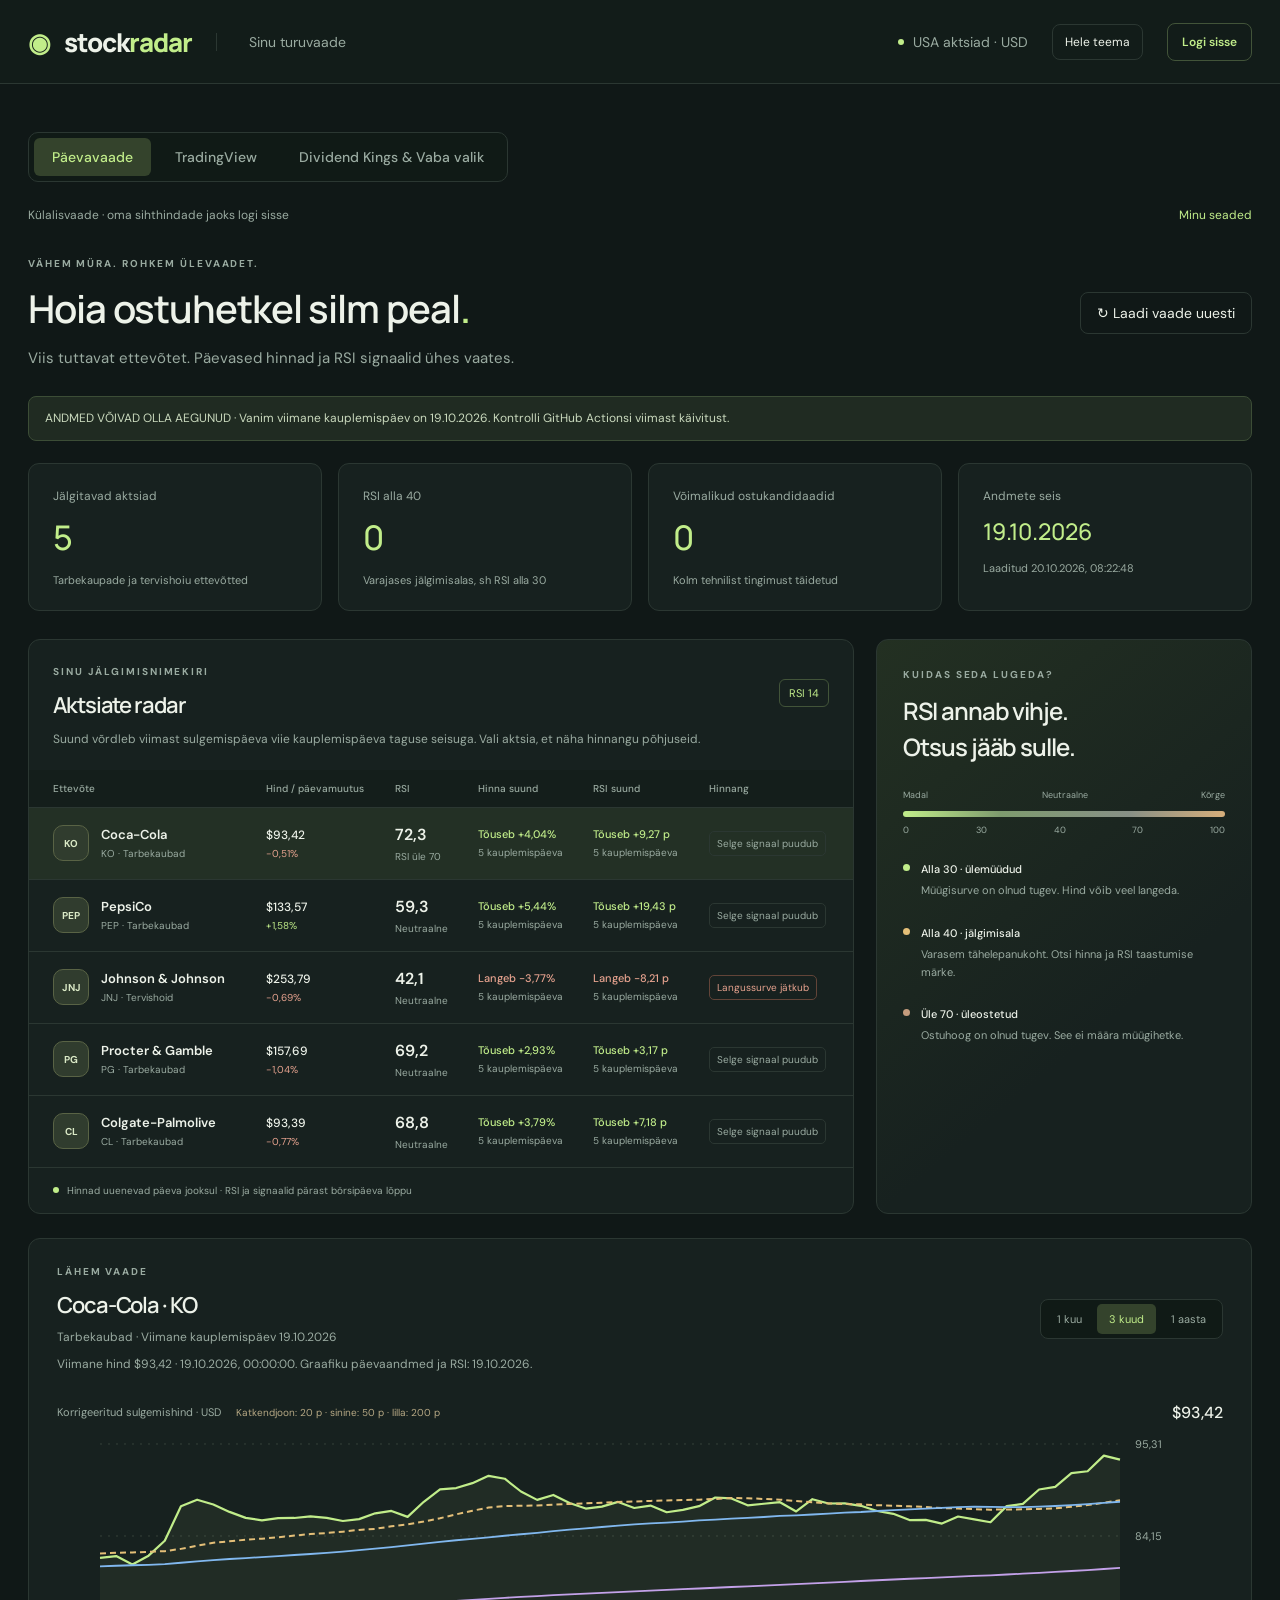
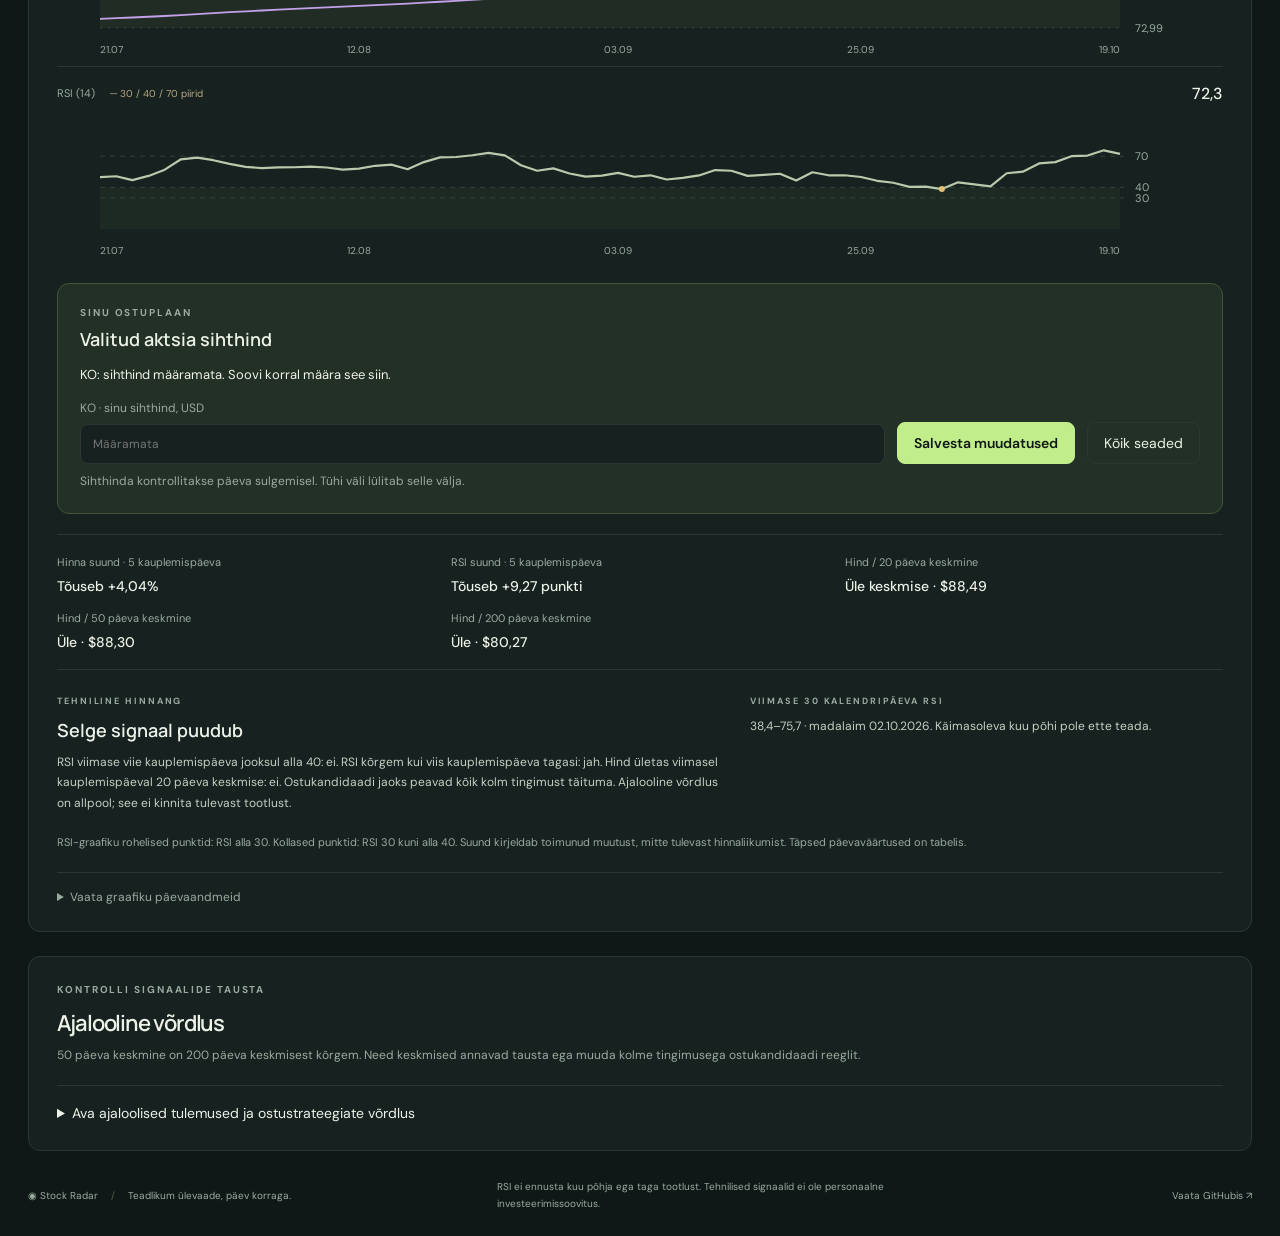
<file: index.html>
<!doctype html>
<html lang="et">
<head>
  <meta charset="utf-8">
  <meta name="viewport" content="width=device-width, initial-scale=1">
  <meta name="theme-color" content="#101817">
  <meta name="description" content="Viie aktsia hinnad, RSI ja selgitatud tehnilised signaalid.">
  <title>Stock Radar · RSI jälgija</title>
  <script>
    // Apply the saved choice before painting to avoid a flash of the other theme.
    try {
      if (localStorage.getItem("stock-radar-theme") === "light") {
        document.documentElement.dataset.theme = "light";
        document.querySelector('meta[name="theme-color"]').content = "#f7f9f5";
      }
    } catch {
      // The theme still works when browser storage is unavailable.
    }
  </script>
  <link rel="icon" type="image/svg+xml" href="favicon.svg">
  <link rel="stylesheet" href="styles.css">
  <script src="analysis.js" defer></script>
  <script src="research.js" defer></script>
  <script src="profiles.js" defer></script>
  <script src="app.js" defer></script>
</head>
<body>
  <header class="topbar">
    <a class="brand" href="./"><span class="brand-icon" aria-hidden="true">◉</span> stock<span>radar</span></a>
    <span class="header-label">Sinu turuvaade</span>
    <span class="market-label"><span class="dot"></span> USA aktsiad · USD</span>
    <button id="theme-toggle" class="secondary theme-toggle" type="button" aria-label="Hele teema" aria-pressed="false">Hele teema</button>
    <details id="account-menu" class="account-menu">
      <summary id="account-button" aria-controls="account-actions">Logi sisse</summary>
      <div id="account-actions" class="account-dropdown" hidden>
        <p id="account-caption">Sinu profiil</p>
        <button id="account-settings" type="button">Minu seaded</button>
        <button id="profile-switch" type="button">Vaheta kasutajat</button>
        <button id="profile-lock" type="button">Logi välja</button>
      </div>
    </details>
  </header>
  <main>
    <nav class="view-tabs" aria-label="Vaate valik">
      <a href="./" aria-current="page">Päevavaade</a>
      <a href="tradingview.html">TradingView</a>
      <a href="explorer.html">Dividend Kings &amp; Vaba valik</a>
    </nav>
    <div class="profile-context"><span id="profile-context">Külalisvaade · oma sihthindade jaoks logi sisse</span><button id="open-settings" class="text-button" type="button">Logi sisse</button></div>
    <p id="profile-notice" class="notice" role="status" hidden></p>
    <div class="page-heading">
      <div><p class="eyebrow">VÄHEM MÜRA. ROHKEM ÜLEVAADET.</p><h1>Hoia ostuhetkel silm peal<span>.</span></h1>
      <p class="intro">Viis tuttavat ettevõtet. Päevased hinnad ja RSI signaalid ühes vaates.</p></div>
      <button id="refresh" class="secondary" type="button">↻ Laadi vaade uuesti</button>
    </div>
    <div id="notice" class="notice" role="status">Laadin andmeid…</div>
    <section class="metrics" aria-label="Turu ülevaade">
      <article><span>Jälgitavad aktsiad</span><strong id="stock-count">—</strong><small>Tarbekaupade ja tervishoiu ettevõtted</small></article>
      <article><span>RSI alla 40</span><strong id="low-count">—</strong><small>Varajases jälgimisalas, sh RSI alla 30</small></article>
      <article><span>Võimalikud ostukandidaadid</span><strong id="recovery-count">—</strong><small>Kolm tehnilist tingimust täidetud</small></article>
      <article><span>Andmete seis</span><strong id="data-date" class="date-value">—</strong><small id="updated-at">Päevased sulgemisandmed</small></article>
    </section>
    <div class="workspace">
      <section class="panel watchlist">
        <div class="panel-heading"><div><p class="eyebrow">SINU JÄLGIMISNIMEKIRI</p><h2>Aktsiate radar</h2></div><span class="pill">RSI 14</span></div>
        <p class="section-caption">Suund võrdleb viimast sulgemispäeva viie kauplemispäeva taguse seisuga. Vali aktsia, et näha hinnangu põhjuseid.</p>
        <div class="table-scroll"><table>
          <thead><tr><th>Ettevõte</th><th>Hind / päevamuutus</th><th>RSI</th><th>Hinna suund</th><th>RSI suund</th><th>Hinnang</th></tr></thead>
          <tbody id="stock-list"></tbody>
        </table></div>
        <div class="table-footer"><span class="dot"></span> Hinnad uuenevad päeva jooksul · RSI ja signaalid pärast börsipäeva lõppu</div>
      </section>
      <aside class="panel insight">
        <p class="eyebrow">KUIDAS SEDA LUGEDA?</p><h2>RSI annab vihje.<br>Otsus jääb sulle.</h2>
        <div class="rsi-scale"><span>Madal</span><span>Neutraalne</span><span>Kõrge</span></div>
        <div class="scale-bar"></div><div class="scale-ticks"><span>0</span><span>30</span><span>40</span><span>70</span><span>100</span></div>
        <div class="legend-row"><i class="legend-dot green"></i><div><strong>Alla 30 · ülemüüdud</strong><p>Müügisurve on olnud tugev. Hind võib veel langeda.</p></div></div>
        <div class="legend-row"><i class="legend-dot amber"></i><div><strong>Alla 40 · jälgimisala</strong><p>Varasem tähelepanukoht. Otsi hinna ja RSI taastumise märke.</p></div></div>
        <div class="legend-row"><i class="legend-dot muted"></i><div><strong>Üle 70 · üleostetud</strong><p>Ostuhoog on olnud tugev. See ei määra müügihetke.</p></div></div>
      </aside>
    </div>
    <section id="detail" class="panel detail" aria-label="Valitud aktsia detailid">
      <div class="detail-heading"><div><p class="eyebrow">LÄHEM VAADE</p><h2 id="detail-title">Vali aktsia</h2><p id="detail-subtitle" class="section-caption"></p><p id="latest-quote" class="section-caption"></p></div>
        <div id="ranges" class="range-controls" role="group" aria-label="Graafiku ajavahemik">
          <button data-days="30" aria-pressed="false">1 kuu</button><button data-days="90" aria-pressed="true" class="active">3 kuud</button><button data-days="365" aria-pressed="false">1 aasta</button>
        </div>
      </div>
      <div class="chart-label"><span>Korrigeeritud sulgemishind · USD <span class="chart-key">Katkendjoon: 20 p · sinine: 50 p · lilla: 200 p</span></span><strong id="detail-price">—</strong></div>
      <div id="price-chart" class="chart"></div>
      <div class="chart-label rsi-label"><span>RSI (14) <span class="chart-key">─ 30 / 40 / 70 piirid</span></span><strong id="detail-rsi">—</strong></div>
      <div id="rsi-chart" class="chart rsi-chart"></div>
      <section class="purchase-plan" aria-labelledby="purchase-heading">
        <div><p class="eyebrow">SINU OSTUPLAAN</p><h3 id="purchase-heading">Valitud aktsia sihthind</h3></div>
        <p id="target-status" class="target-status" role="status">Sihthinna nägemiseks logi sisse.</p>
        <form id="quick-target-form" class="quick-target-form" hidden>
          <label><span id="quick-target-label">Sihthind · USD</span><input id="quick-target" type="number" min="0.0001" step="any" placeholder="Määramata" disabled></label>
          <button id="quick-target-save" class="primary" type="submit" disabled>Salvesta muudatused</button>
          <button id="quick-settings" class="secondary" type="button">Kõik seaded</button>
        </form>
        <button id="target-login" class="secondary" type="button">Logi sisse ja määra sihthind</button>
        <p id="quick-save-status" class="section-caption" role="status"></p>
        <p class="section-caption">Sihthinda kontrollitakse päeva sulgemisel. Tühi väli lülitab selle välja.</p>
      </section>
      <div class="trend-summary">
        <div><span>Hinna suund · 5 kauplemispäeva</span><strong id="price-trend">—</strong></div>
        <div><span>RSI suund · 5 kauplemispäeva</span><strong id="rsi-trend">—</strong></div>
        <div><span>Hind / 20 päeva keskmine</span><strong id="average-position">—</strong></div>
        <div><span>Hind / 50 päeva keskmine</span><strong id="average-50">—</strong></div>
        <div><span>Hind / 200 päeva keskmine</span><strong id="average-200">—</strong></div>
      </div>
      <div class="detail-bottom"><div><span class="eyebrow">TEHNILINE HINNANG</span><h3 id="assessment-title">—</h3><p id="signal-description">—</p></div><div><span class="eyebrow">VIIMASE 30 KALENDRIPÄEVA RSI</span><p id="rsi-range">—</p></div></div>
      <p class="chart-note">RSI-graafiku rohelised punktid: RSI alla 30. Kollased punktid: RSI 30 kuni alla 40. Suund kirjeldab toimunud muutust, mitte tulevast hinnaliikumist. Täpsed päevaväärtused on tabelis.</p>
      <details><summary>Vaata graafiku päevaandmeid</summary><div class="history-scroll"><table><thead><tr><th>Kuupäev</th><th>Hind USD</th><th>RSI</th><th>Signaal</th></tr></thead><tbody id="history-list"></tbody></table></div></details>
    </section>

    <section class="panel research-panel" aria-labelledby="research-heading">
      <p class="eyebrow">KONTROLLI SIGNAALIDE TAUSTA</p>
      <h2 id="research-heading">Ajalooline võrdlus</h2>
      <p id="long-trend" class="section-caption"></p>
      <details class="research-details"><summary>Ava ajaloolised tulemused ja ostustrateegiate võrdlus</summary>
      <h3>Ajaloolised ostukandidaadid</h3>
      <p id="backtest-period" class="section-caption">Laadin võrdlust…</p>
      <div class="table-scroll"><table><thead><tr><th>Hoidmisaeg</th><th>Lõpetatud juhtumeid</th><th>Keskmine netomuutus</th><th>Positiivsete osakaal</th><th>Halvim ostujärgne langus</th></tr></thead><tbody id="backtest-results"></tbody></table></div>
      <p class="chart-note">Ost toimub signaalile järgneva kauplemispäeva sulgemishinnaga; müük 5, 20 või 60 kauplemispäeva hiljem. Lõpetamata juhtumeid ei arvestata. Halvim langus mõõdab sulgemishindade langust ostust hoidmisaja lõpuni, enne kulusid. Juhtumite ajavahemikud võivad kattuda ega ole sõltumatud.</p>
      <h3>Signaali ootamine või igakuine ostmine?</h3>
      <p id="backtest-comparison" class="section-caption"></p>
      <p id="backtest-cost" class="section-caption"></p>
      <p class="chart-note">Mõlemad alustavad samal kuupäeval pärast 200 päeva eellugu ning saavad samad sissemaksed. Signaalistrateegia ostab kogunenud raha eest alles signaalile järgneval sulgemisel, teine ostab igakuiselt. Lõppväärtus sisaldab kasutamata raha ja positsiooni müügikulu. Raha intress, maksud ja valuutavahetus puuduvad; lubatud on aktsia murdosad. Korrigeeritud hinnad arvestavad dividende ja splitte, dividende eraldi juurde ei liideta. Võrdlus kasutab praegust viit aktsiat ja piiratud ajalugu ega ole sõltumatu strateegia tõestus.</p>
      <details><summary>Vaata iga ajaloolise signaali tulemust</summary><div class="history-scroll"><table><thead><tr><th>Signaal</th><th>Ost</th><th>Hoidmispäevi</th><th>Müük</th><th>Netomuutus</th><th>Halvim langus</th></tr></thead><tbody id="backtest-trades"></tbody></table></div></details>
      </details>
    </section>
    <footer><span>◉ Stock Radar <span class="footer-separator">/</span> Teadlikum ülevaade, päev korraga.</span><p>RSI ei ennusta kuu põhja ega taga tootlust. Tehnilised signaalid ei ole personaalne investeerimissoovitus.</p><a href="https://github.com/karlreispass/stock-radar" target="_blank" rel="noopener noreferrer">Vaata GitHubis ↗</a></footer>
  </main>

  <dialog id="login-dialog" class="app-dialog login-dialog" aria-labelledby="profile-heading">
    <div class="dialog-heading"><div><p class="eyebrow">SINU STOCK RADAR</p><h2 id="profile-heading">Logi sisse</h2></div><button id="login-close" class="icon-button" type="button" aria-label="Sulge sisselogimine">✕</button></div>
    <p class="section-caption">Ava oma sihthinnad ja teavituste valikud. Need on sama kasutajaga saadaval ka teises seadmes.</p>
      <form id="profile-form" class="profile-controls">
        <label>Kasutaja<select id="profile-select" autocomplete="username" disabled>
          <option value="user-1">Kasutaja 1</option><option value="user-2">Kasutaja 2</option><option value="user-3">Kasutaja 3</option>
        </select></label>
        <label>Profiili kood<input id="profile-code" type="password" minlength="4" maxlength="128" autocomplete="current-password" placeholder="Sisesta kood" disabled></label>
        <button id="profile-unlock" class="primary" type="submit" disabled>Logi sisse</button>
      </form>
    <p id="profile-status" class="section-caption" role="status">Kontrollin profiiliteenuse ühendust…</p>
    <p class="chart-note">Sisselogimine püsib selles vahelehes kuni väljalogimiseni või vahelehe sulgemiseni.</p>
  </dialog>
  <dialog id="settings-dialog" class="app-dialog settings-dialog" aria-labelledby="settings-heading">
    <div class="dialog-heading"><div><p class="eyebrow">SINU VALIKUD</p><h2 id="settings-heading">Minu seaded</h2></div><button id="settings-close" class="icon-button" type="button" aria-label="Sulge seaded">✕</button></div>
    <p class="section-caption">Salvestatud valikud kehtivad nii Päevavaates kui TradingView vaates. Kõigi profiilide teavitused jõuavad ühisesse GitHubi teavituste voogu.</p>
        <form id="research-form">
          <p class="section-caption">Sihthind on sinu valitud maksimaalne ostuhind USD-des. Kontrollime päeva sulgemishinda, mitte päevasisest puudutust. Tühi väli lülitab sihthinna välja.</p>
          <div class="settings-grid">
            <label>Coca-Cola (KO)<input id="target-KO" type="number" min="0.0001" step="any" placeholder="Määramata"></label>
            <label>PepsiCo (PEP)<input id="target-PEP" type="number" min="0.0001" step="any" placeholder="Määramata"></label>
            <label>Johnson &amp; Johnson (JNJ)<input id="target-JNJ" type="number" min="0.0001" step="any" placeholder="Määramata"></label>
            <label>Procter &amp; Gamble (PG)<input id="target-PG" type="number" min="0.0001" step="any" placeholder="Määramata"></label>
            <label>Colgate-Palmolive (CL)<input id="target-CL" type="number" min="0.0001" step="any" placeholder="Määramata"></label>
          </div>
          <fieldset class="alert-options"><legend>GitHubi teavitused uue sündmuse korral</legend>
            <label><input id="event-watch" type="checkbox"> RSI langeb alla 40</label>
            <label><input id="event-candidate" type="checkbox"> Võimalik ostukandidaat</label>
            <label><input id="event-target" type="checkbox"> Sihthind saavutatud</label>
            <label><input id="event-oversold" type="checkbox"> RSI langeb alla 30</label>
            <label><input id="event-recovery" type="checkbox"> RSI taastub vähemalt 30 peale</label>
            <label><input id="event-health" type="checkbox"> Andmed vananevad või avaldamine ebaõnnestub</label>
          </fieldset>
          <div class="settings-grid">
            <label>Kulu tehingu kohta, baaspunkti (10 = 0,10%)<input id="backtest-fee" type="number" min="0" max="500" step="any" value="10" required></label>
            <label>Võrdluse igakuine sissemakse, USD<input id="backtest-monthly" type="number" min="0.01" max="1000000" step="any" value="1000" required></label>
          </div>
          <div class="settings-actions"><button id="settings-save" class="primary" type="submit" disabled>Rakenda selles brauseris</button><button id="settings-export" class="secondary" type="button" disabled>Laadi settings.json alla</button><p id="settings-status" class="section-caption" role="status">Laadin avaldatud seadistust…</p></div>
          <p id="legacy-settings-note" class="section-caption">Brauseri valikud ei muuda automaatikat. Teavituste muutmiseks asenda repos allalaaditud settings.json, tee commit ja push. GitHubis luba Watch → Custom → Issues ning meilisätted. Sellel lehel ei saadeta maaklerile ordereid.</p>
        </form>
  </dialog>
</body>
</html>
</file>
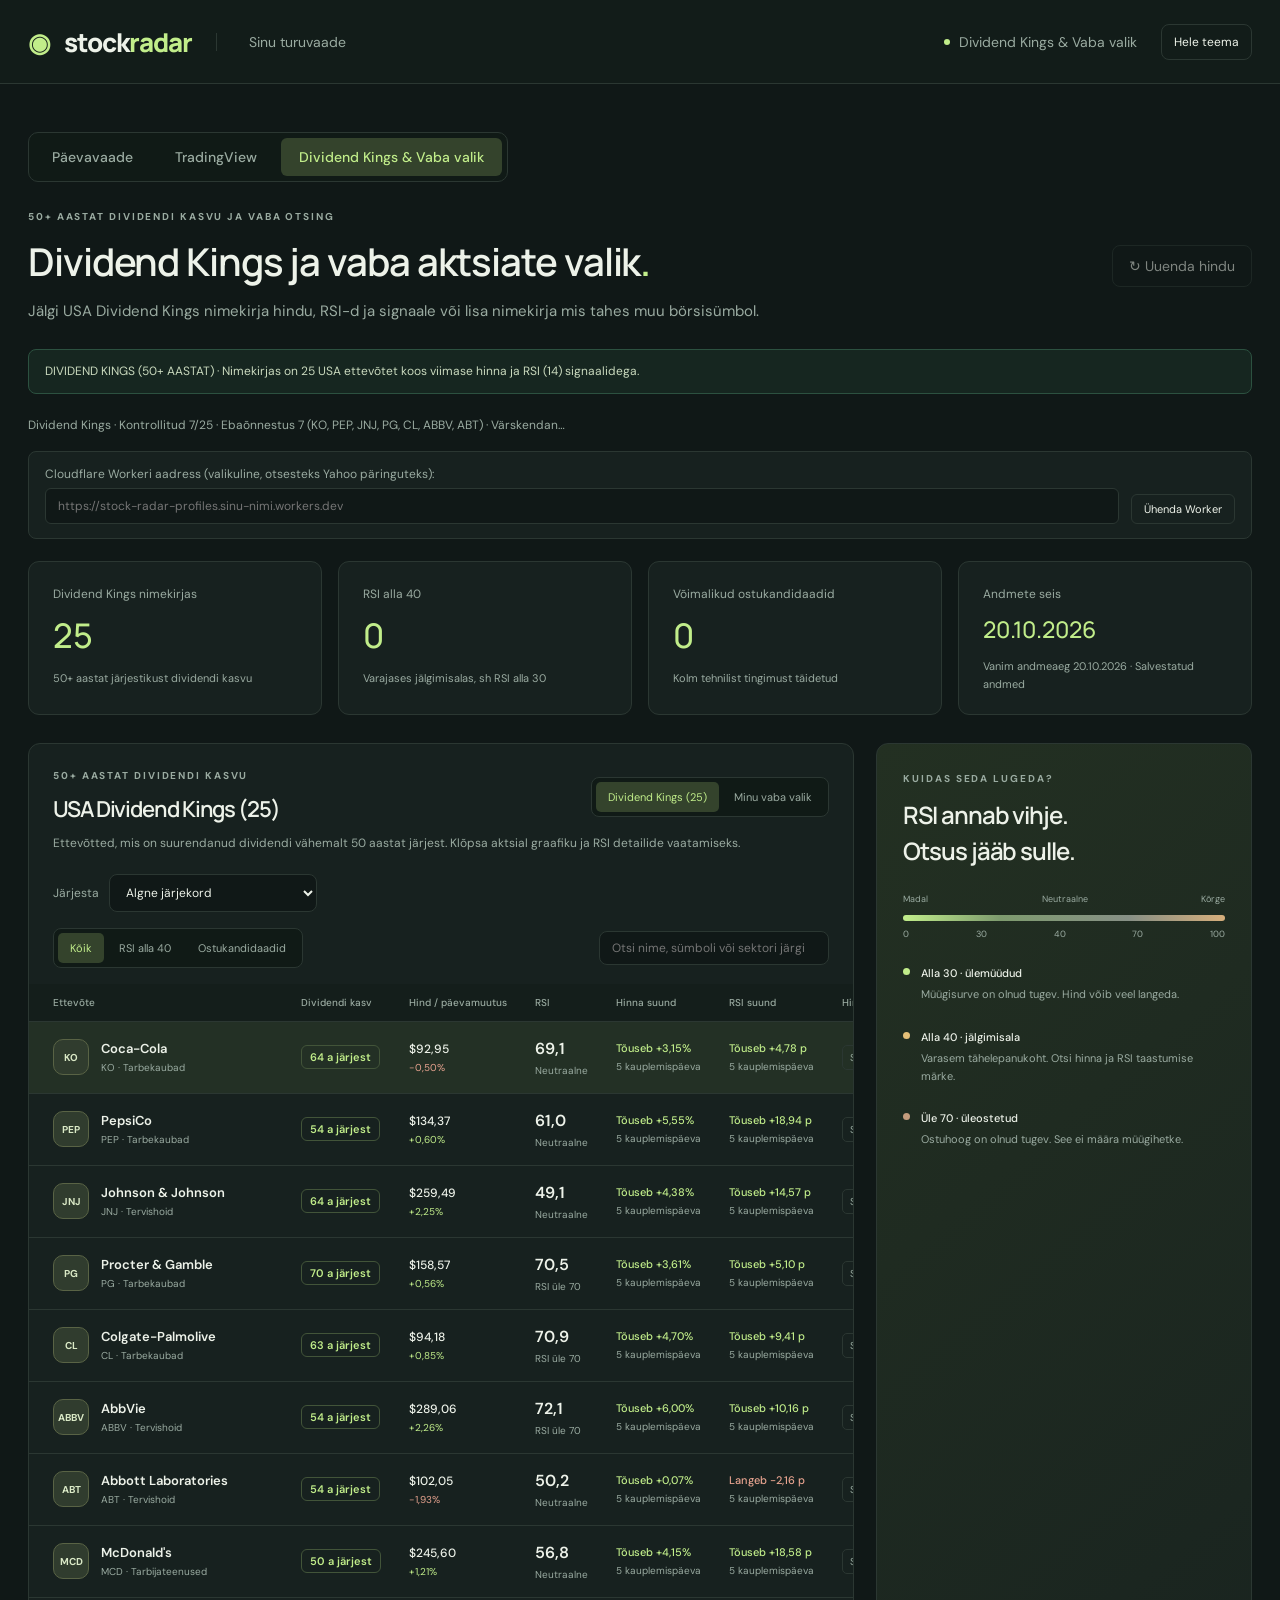
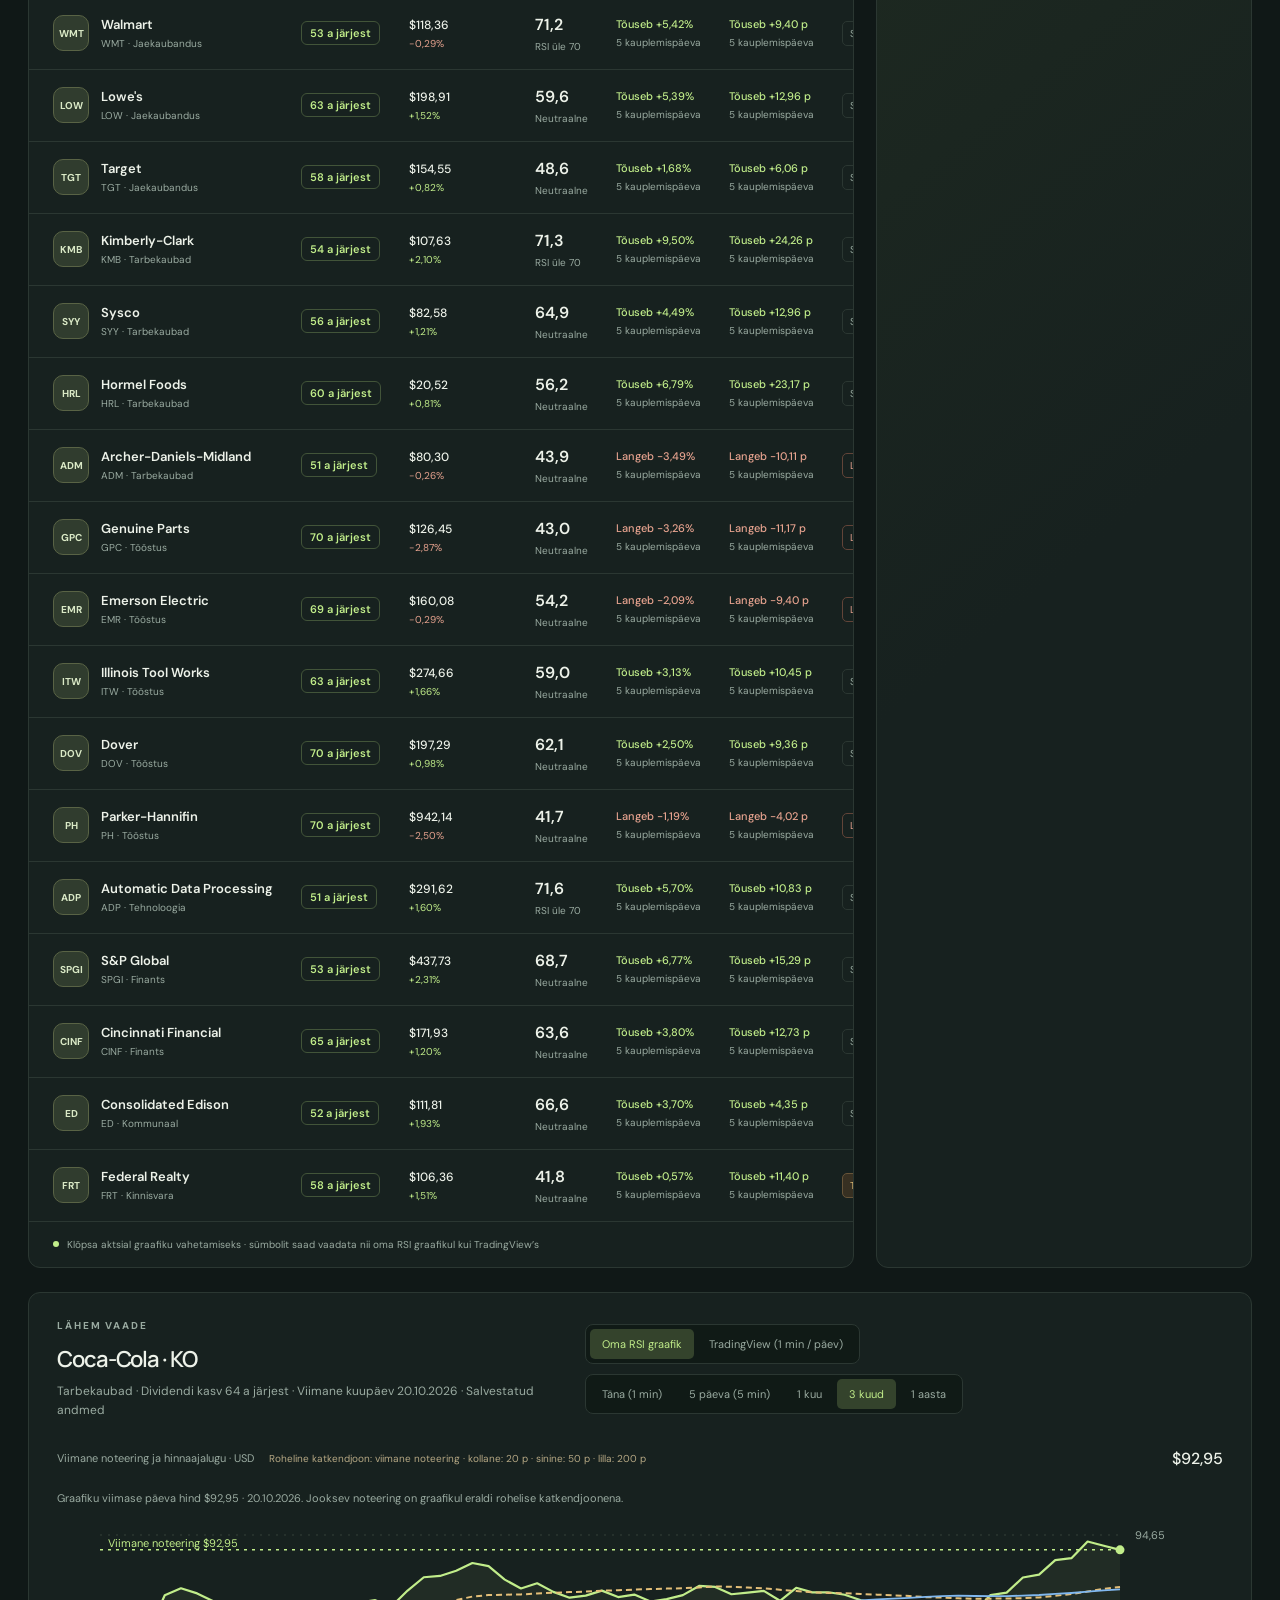
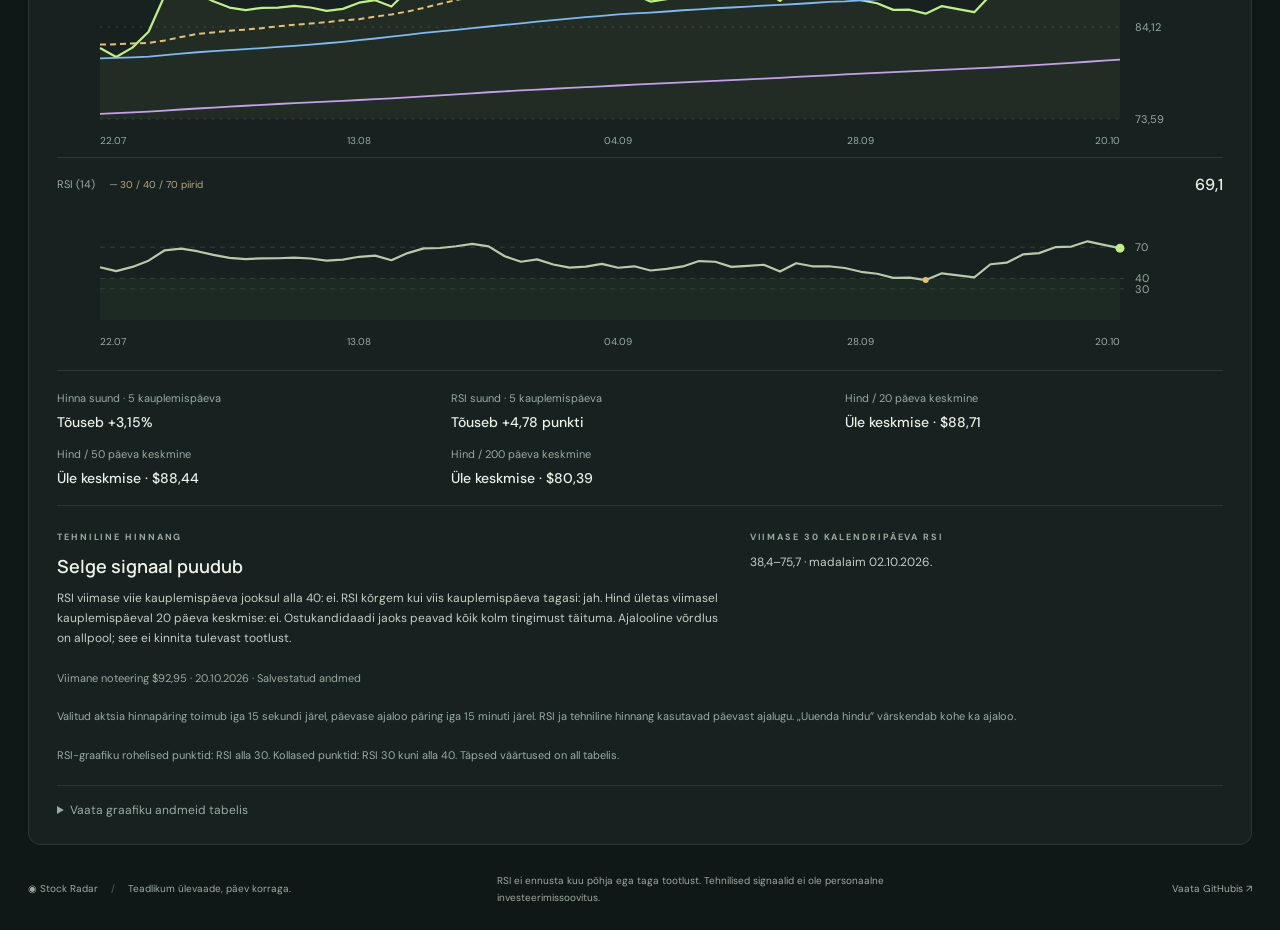
<file: explorer.html>
<!doctype html>
<html lang="et">
<head>
  <meta charset="utf-8">
  <meta name="viewport" content="width=device-width, initial-scale=1">
  <meta name="theme-color" content="#101817">
  <meta name="description" content="USA Dividend Kings (50+ aastat dividendi kasvu) ja vabalt valitavad aktsiad koos viimase saadaoleva hinna ja RSI-ga.">
  <title>Stock Radar · Dividend Kings &amp; Vaba valik</title>
  <script>
    // Apply the saved choice before painting to avoid a flash of the other theme.
    try {
      if (localStorage.getItem("stock-radar-theme") === "light") {
        document.documentElement.dataset.theme = "light";
        document.querySelector('meta[name="theme-color"]').content = "#f7f9f5";
      }
    } catch {
      // The theme still works when browser storage is unavailable.
    }
  </script>
  <link rel="icon" type="image/svg+xml" href="favicon.svg">
  <link rel="stylesheet" href="styles.css">
  <script src="analysis.js" defer></script>
  <script src="explorer.js" defer></script>
</head>
<body>
  <header class="topbar">
    <a class="brand" href="./"><span class="brand-icon" aria-hidden="true">◉</span> stock<span>radar</span></a>
    <span class="header-label">Sinu turuvaade</span>
    <span class="market-label"><span class="dot"></span> Dividend Kings &amp; Vaba valik</span>
    <button id="theme-toggle" class="secondary theme-toggle" type="button" aria-label="Hele teema" aria-pressed="false">Hele teema</button>
  </header>
  <main>
    <nav class="view-tabs" aria-label="Vaate valik">
      <a href="./">Päevavaade</a>
      <a href="tradingview.html">TradingView</a>
      <a href="explorer.html" aria-current="page">Dividend Kings &amp; Vaba valik</a>
    </nav>
    <div class="page-heading">
      <div>
        <p class="eyebrow">50+ AASTAT DIVIDENDI KASVU JA VABA OTSING</p>
        <h1>Dividend Kings ja vaba aktsiate valik<span>.</span></h1>
        <p class="intro">Jälgi USA Dividend Kings nimekirja hindu, RSI-d ja signaale või lisa nimekirja mis tahes muu börsisümbol.</p>
      </div>
      <div class="heading-actions">
        <button id="refresh-live" class="secondary" type="button">↻ Uuenda hindu</button>
        <button id="reset-watchlist" class="secondary" type="button" hidden>↺ Taasta vaikenimekiri</button>
      </div>
    </div>

    <div id="live-notice" class="notice live" role="status">Laadin Dividend Kings ja valitud aktsiate andmeid…</div>
    <p id="refresh-progress" class="section-caption refresh-progress" role="status" aria-live="polite" hidden></p>
    <form id="worker-url-form" class="worker-url-bar" hidden>
      <label>
        <span>Cloudflare Workeri aadress (valikuline, otsesteks Yahoo päringuteks):</span>
        <input id="worker-url-input" type="url" placeholder="https://stock-radar-profiles.sinu-nimi.workers.dev" required>
      </label>
      <button class="secondary small-button" type="submit">Ühenda Worker</button>
    </form>

    <section class="metrics" aria-label="Valitud nimekirja ülevaade">
      <article><span id="metric-total-label">Dividend Kings nimekirjas</span><strong id="custom-stock-count">—</strong><small id="metric-total-sub">50+ aastat järjestikust dividendi kasvu</small></article>
      <article><span>RSI alla 40</span><strong id="custom-low-count">—</strong><small>Varajases jälgimisalas, sh RSI alla 30</small></article>
      <article><span>Võimalikud ostukandidaadid</span><strong id="custom-recovery-count">—</strong><small>Kolm tehnilist tingimust täidetud</small></article>
      <article><span>Andmete seis</span><strong id="custom-data-date" class="date-value">—</strong><small id="custom-updated-at">Viimane tehinguhind</small></article>
    </section>

    <div class="workspace">
      <section class="panel watchlist">
        <div class="panel-heading">
          <div>
            <p class="eyebrow" id="list-eyebrow">50+ AASTAT DIVIDENDI KASVU</p>
            <h2 id="list-heading">USA Dividend Kings</h2>
          </div>
          <div class="list-toolbar">
            <div id="list-mode-controls" class="range-controls" role="group" aria-label="Nimekirja valik">
              <button data-list="kings" type="button" aria-pressed="true" class="active">Dividend Kings</button>
              <button data-list="custom" type="button" aria-pressed="false">Minu vaba valik</button>
            </div>
          </div>
        </div>
        <p id="list-caption" class="section-caption">Ettevõtted, mis on suurendanud dividendi vähemalt 50 aastat järjest. Klõpsa aktsial graafiku ja RSI detailide vaatamiseks.</p>
        <label class="stock-sort" for="sort-stocks">Järjesta
          <select id="sort-stocks">
            <option value="default">Algne järjekord</option>
            <option value="rsi-asc">RSI: madalam enne</option>
            <option value="rsi-desc">RSI: kõrgem enne</option>
            <option value="change-desc">Päevamuutus: tõusjad enne</option>
            <option value="change-asc">Päevamuutus: langejad enne</option>
            <option value="candidate">Ostukandidaadid enne</option>
          </select>
        </label>

        <div id="kings-filter-bar" class="kings-filter-bar">
          <div id="kings-filters" class="range-controls" role="group" aria-label="Filtreeri Dividend Kings nimekirja">
            <button data-filter="all" type="button" aria-pressed="true" class="active">Kõik</button>
            <button data-filter="low" type="button" aria-pressed="false">RSI alla 40</button>
            <button data-filter="candidate" type="button" aria-pressed="false">Ostukandidaadid</button>
          </div>
          <input id="kings-search" class="kings-search" type="search" placeholder="Otsi nime, sümboli või sektori järgi…">
        </div>

        <form id="custom-stock-form" class="custom-stock-form" autocomplete="off" hidden>
          <label>
            <span>Sümbol (ticker)</span>
            <input id="custom-symbol" type="text" maxlength="24" placeholder="nt AAPL, NVDA, TSLA" required>
          </label>
          <label>
            <span>Nimi / märkus (valikuline)</span>
            <input id="custom-name" type="text" maxlength="40" placeholder="nt Apple">
          </label>
          <div class="custom-form-actions">
            <button id="custom-add-btn" class="primary" type="submit">+ Lisa ja vaata</button>
          </div>
        </form>
        <p id="custom-feedback" class="section-caption custom-feedback" role="status" hidden></p>

        <div class="table-scroll">
          <table>
            <thead>
              <tr id="table-head-row">
                <th>Ettevõte</th>
                <th>Dividendi kasv</th>
                <th>Hind / päevamuutus</th>
                <th>RSI</th>
                <th>Hinna suund</th>
                <th>RSI suund</th>
                <th>Hinnang</th>
              </tr>
            </thead>
            <tbody id="custom-stock-list"></tbody>
          </table>
        </div>
        <div class="table-footer"><span class="dot"></span> Klõpsa aktsial graafiku vahetamiseks · sümbolit saad vaadata nii oma RSI graafikul kui TradingView’s</div>
      </section>

      <aside class="panel insight">
        <p class="eyebrow">KUIDAS SEDA LUGEDA?</p>
        <h2>RSI annab vihje.<br>Otsus jääb sulle.</h2>
        <div class="rsi-scale"><span>Madal</span><span>Neutraalne</span><span>Kõrge</span></div>
        <div class="scale-bar"></div>
        <div class="scale-ticks"><span>0</span><span>30</span><span>40</span><span>70</span><span>100</span></div>
        <div class="legend-row"><i class="legend-dot green"></i><div><strong>Alla 30 · ülemüüdud</strong><p>Müügisurve on olnud tugev. Hind võib veel langeda.</p></div></div>
        <div class="legend-row"><i class="legend-dot amber"></i><div><strong>Alla 40 · jälgimisala</strong><p>Varasem tähelepanukoht. Otsi hinna ja RSI taastumise märke.</p></div></div>
        <div class="legend-row"><i class="legend-dot muted"></i><div><strong>Üle 70 · üleostetud</strong><p>Ostuhoog on olnud tugev. See ei määra müügihetke.</p></div></div>
      </aside>
    </div>

    <section id="detail" class="panel detail" aria-label="Valitud aktsia detailid">
      <div class="detail-heading">
        <div>
          <p class="eyebrow">LÄHEM VAADE</p>
          <h2 id="explorer-title">Vali aktsia</h2>
          <p id="explorer-subtitle" class="section-caption"></p>
        </div>
        <div class="detail-controls-group">
          <div id="chart-mode-controls" class="range-controls" role="group" aria-label="Graafiku tüüp">
            <button data-mode="native" type="button" aria-pressed="true" class="active">Oma RSI graafik</button>
            <button data-mode="tradingview" type="button" aria-pressed="false">TradingView (1 min / päev)</button>
          </div>
          <div id="ranges" class="range-controls" role="group" aria-label="Graafiku ajavahemik">
            <button data-days="1" data-intraday="1m" type="button" aria-pressed="false">Täna (1 min)</button>
            <button data-days="5" data-intraday="5m" type="button" aria-pressed="false">5 päeva (5 min)</button>
            <button data-days="30" type="button" aria-pressed="false">1 kuu</button>
            <button data-days="90" type="button" aria-pressed="true" class="active">3 kuud</button>
            <button data-days="365" type="button" aria-pressed="false">1 aasta</button>
          </div>
        </div>
      </div>

      <div id="native-chart-section">
        <p id="native-chart-status" class="chart-note" role="status" hidden></p>
        <div id="native-chart-content">
          <div class="chart-label">
            <span>Viimane noteering ja hinnaajalugu · USD <span class="chart-key">Roheline katkendjoon: viimane noteering · kollane: 20 p · sinine: 50 p · lilla: 200 p</span></span>
            <strong id="detail-price">—</strong>
          </div>
          <p id="history-price" class="chart-note"></p>
          <div id="price-chart" class="chart"></div>
          <div class="chart-label rsi-label">
            <span>RSI (14) <span class="chart-key">─ 30 / 40 / 70 piirid</span></span>
            <strong id="detail-rsi">—</strong>
          </div>
          <div id="rsi-chart" class="chart rsi-chart"></div>
        </div>
      </div>

      <div id="tv-chart-section" hidden>
        <div class="widget-toolbar">
          <span>TradingView’ hinnagraafik + RSI (14)</span>
          <button id="refresh-explorer-chart" class="secondary" type="button">Laadi graafik uuesti</button>
        </div>
        <div id="explorer-chart" class="tradingview-chart"></div>
        <p id="explorer-status" class="chart-note" role="status">TradingView’ graafik uueneb automaatselt. Ülaribal saad vahetada ka küünalde ajavahemikku (1 min, 5 min, 1 tund, 1 päev).</p>
      </div>

      <div class="trend-summary">
        <div><span>Hinna suund · 5 kauplemispäeva</span><strong id="price-trend">—</strong></div>
        <div><span>RSI suund · 5 kauplemispäeva</span><strong id="rsi-trend">—</strong></div>
        <div><span>Hind / 20 päeva keskmine</span><strong id="average-position">—</strong></div>
        <div><span>Hind / 50 päeva keskmine</span><strong id="average-50">—</strong></div>
        <div><span>Hind / 200 päeva keskmine</span><strong id="average-200">—</strong></div>
      </div>
      <div class="detail-bottom">
        <div>
          <span class="eyebrow">TEHNILINE HINNANG</span>
          <h3 id="assessment-title">—</h3>
          <p id="signal-description">—</p>
        </div>
        <div>
          <span class="eyebrow">VIIMASE 30 KALENDRIPÄEVA RSI</span>
          <p id="rsi-range">—</p>
        </div>
      </div>
      <p id="latest-quote" class="chart-note" role="status"></p>
      <p class="chart-note">Valitud aktsia hinnapäring toimub iga 15 sekundi järel, päevase ajaloo päring iga 15 minuti järel. RSI ja tehniline hinnang kasutavad päevast ajalugu. „Uuenda hindu” värskendab kohe ka ajaloo.</p>
      <p class="chart-note">RSI-graafiku rohelised punktid: RSI alla 30. Kollased punktid: RSI 30 kuni alla 40. Täpsed väärtused on all tabelis.</p>
      <details>
        <summary>Vaata graafiku andmeid tabelis</summary>
        <div class="history-scroll">
          <table>
            <thead>
              <tr><th>Kuupäev / aeg</th><th>Hind USD</th><th>RSI</th><th>Signaal</th></tr>
            </thead>
            <tbody id="history-list"></tbody>
          </table>
        </div>
      </details>
    </section>

    <footer>
      <span>◉ Stock Radar <span class="footer-separator">/</span> Teadlikum ülevaade, päev korraga.</span>
      <p>RSI ei ennusta kuu põhja ega taga tootlust. Tehnilised signaalid ei ole personaalne investeerimissoovitus.</p>
      <a href="https://github.com/karlreispass/stock-radar" target="_blank" rel="noopener noreferrer">Vaata GitHubis ↗</a>
    </footer>
  </main>
</body>
</html>
</file>
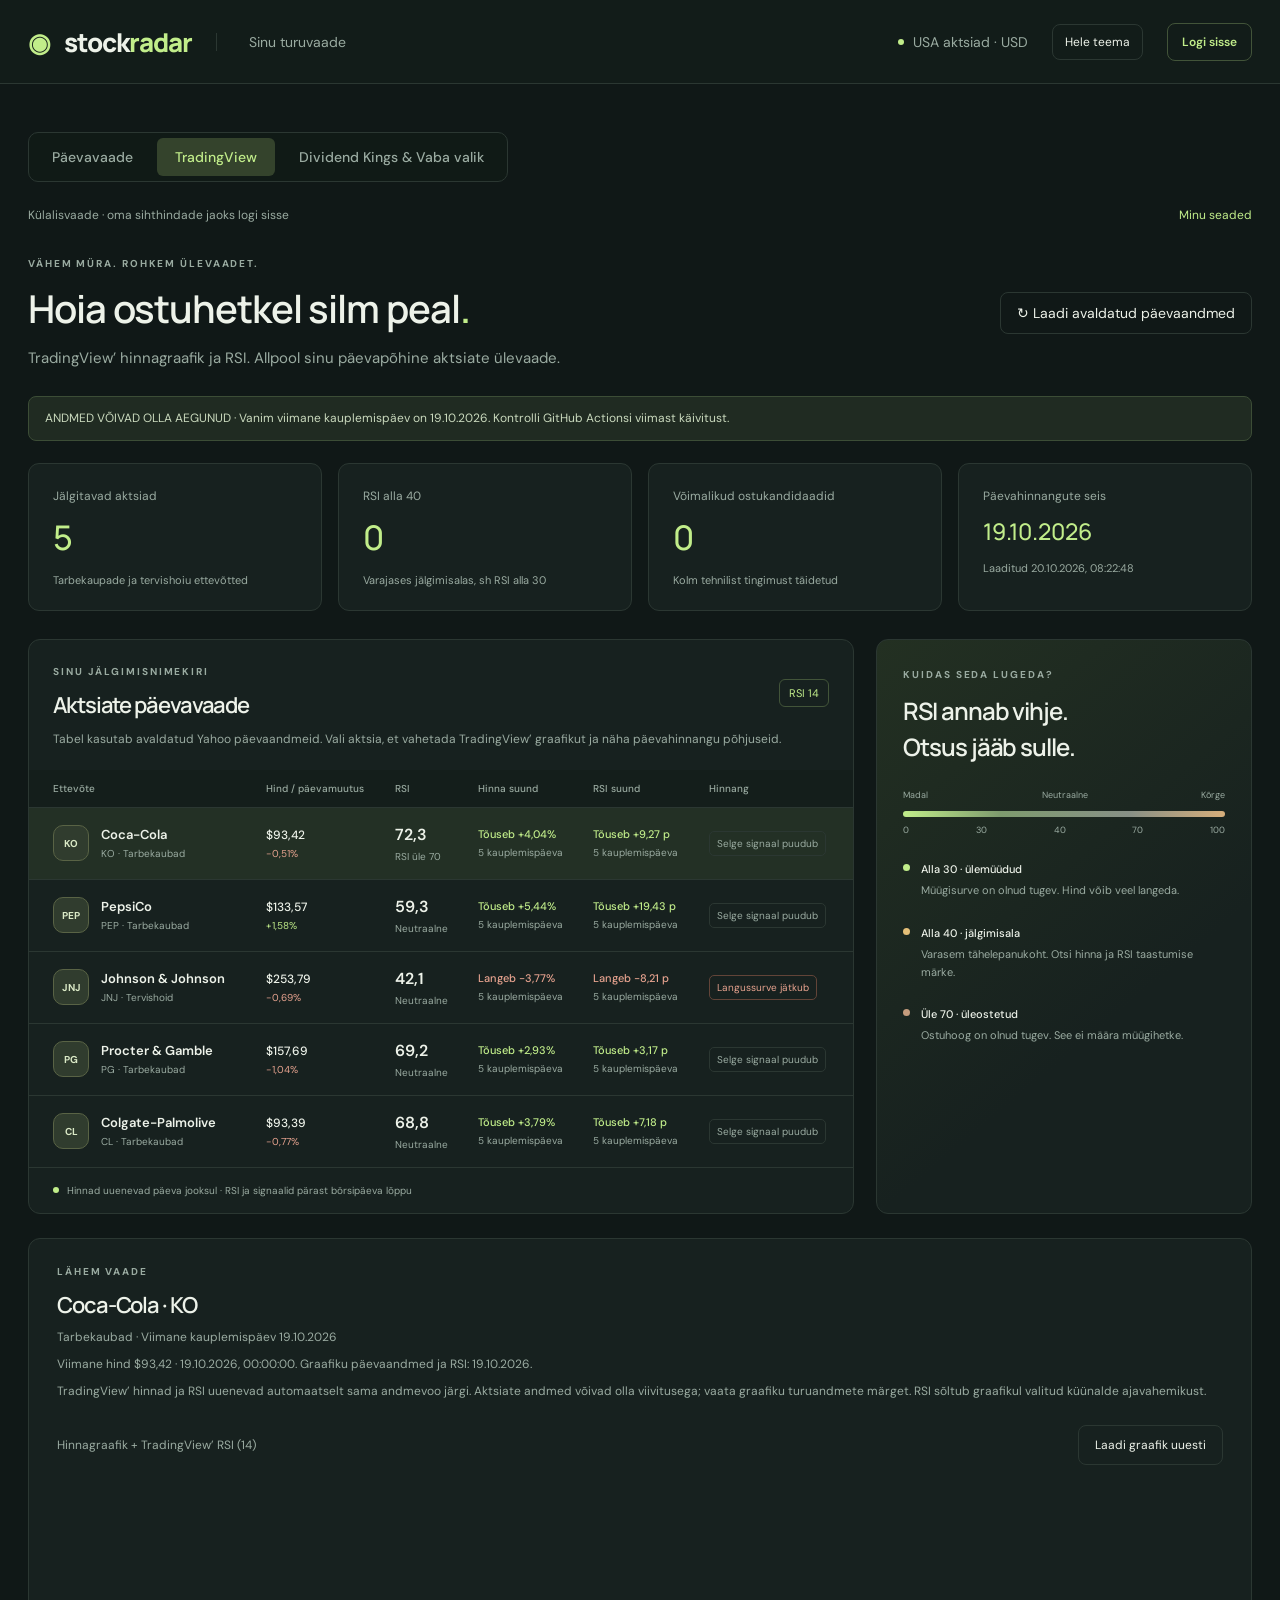
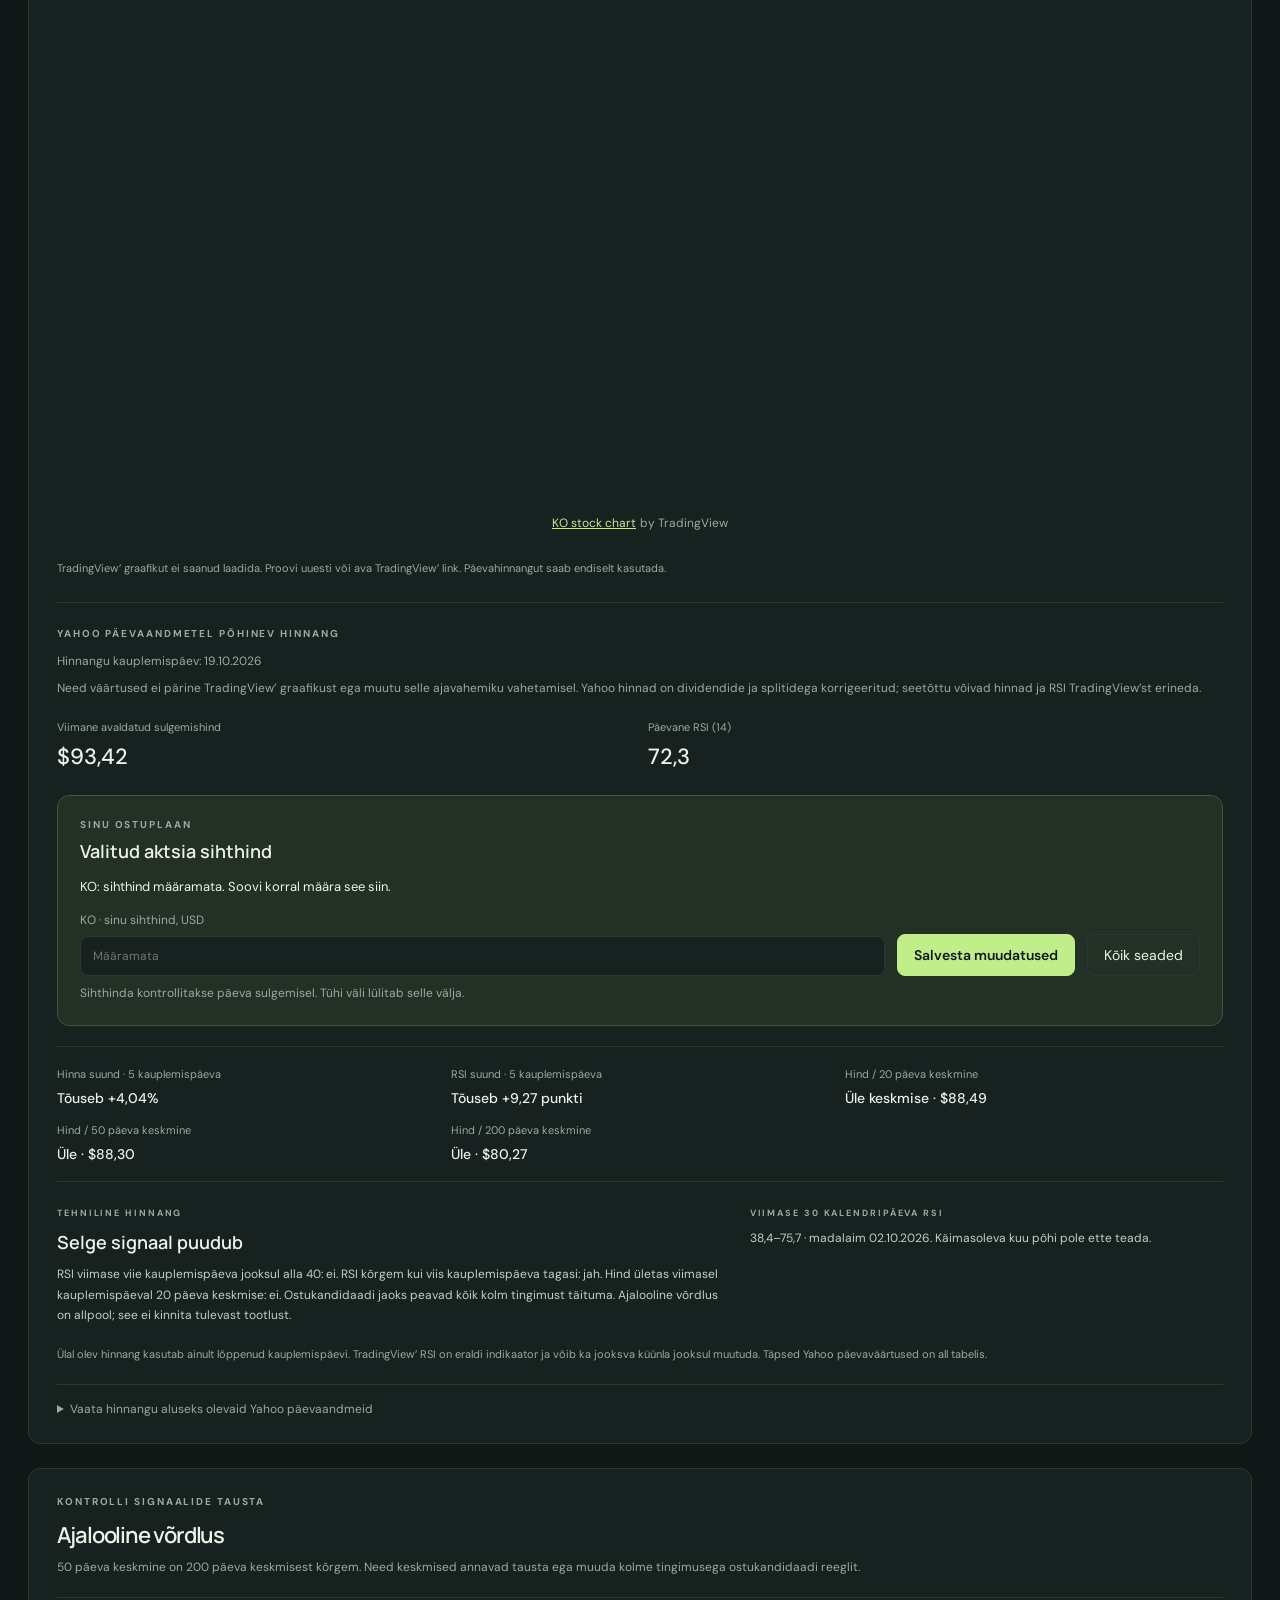
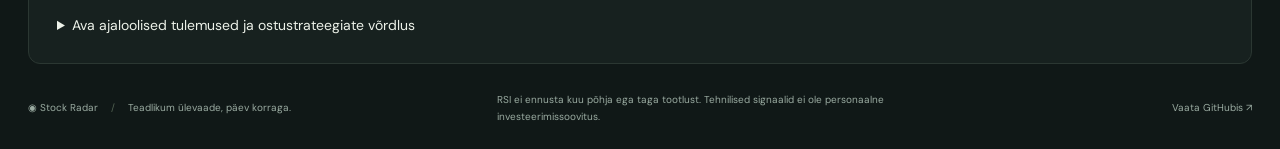
<file: tradingview.html>
<!doctype html>
<html lang="et">
<head>
  <meta charset="utf-8">
  <meta name="viewport" content="width=device-width, initial-scale=1">
  <meta name="theme-color" content="#101817">
  <meta name="description" content="Viie aktsia hinnad, RSI ja selgitatud tehnilised signaalid.">
  <title>Stock Radar · TradingView</title>
  <script>
    // Apply the saved choice before painting to avoid a flash of the other theme.
    try {
      if (localStorage.getItem("stock-radar-theme") === "light") {
        document.documentElement.dataset.theme = "light";
        document.querySelector('meta[name="theme-color"]').content = "#f7f9f5";
      }
    } catch {
      // The theme still works when browser storage is unavailable.
    }
  </script>
  <link rel="icon" type="image/svg+xml" href="favicon.svg">
  <link rel="stylesheet" href="styles.css">
  <script src="tradingview.js" defer></script>
  <script src="analysis.js" defer></script>
  <script src="research.js" defer></script>
  <script src="profiles.js" defer></script>
  <script src="app.js" defer></script>
</head>
<body>
  <header class="topbar">
    <a class="brand" href="./"><span class="brand-icon" aria-hidden="true">◉</span> stock<span>radar</span></a>
    <span class="header-label">Sinu turuvaade</span>
    <span class="market-label"><span class="dot"></span> USA aktsiad · USD</span>
    <button id="theme-toggle" class="secondary theme-toggle" type="button" aria-label="Hele teema" aria-pressed="false">Hele teema</button>
    <details id="account-menu" class="account-menu">
      <summary id="account-button" aria-controls="account-actions">Logi sisse</summary>
      <div id="account-actions" class="account-dropdown" hidden>
        <p id="account-caption">Sinu profiil</p>
        <button id="account-settings" type="button">Minu seaded</button>
        <button id="profile-switch" type="button">Vaheta kasutajat</button>
        <button id="profile-lock" type="button">Logi välja</button>
      </div>
    </details>
  </header>
  <main>
    <nav class="view-tabs" aria-label="Vaate valik">
      <a href="./">Päevavaade</a>
      <a href="tradingview.html" aria-current="page">TradingView</a>
      <a href="explorer.html">Dividend Kings &amp; Vaba valik</a>
    </nav>
    <div class="profile-context"><span id="profile-context">Külalisvaade · oma sihthindade jaoks logi sisse</span><button id="open-settings" class="text-button" type="button">Logi sisse</button></div>
    <p id="profile-notice" class="notice" role="status" hidden></p>
    <div class="page-heading">
      <div><p class="eyebrow">VÄHEM MÜRA. ROHKEM ÜLEVAADET.</p><h1>Hoia ostuhetkel silm peal<span>.</span></h1>
      <p class="intro">TradingView’ hinnagraafik ja RSI. Allpool sinu päevapõhine aktsiate ülevaade.</p></div>
      <button id="refresh" class="secondary" type="button">↻ Laadi avaldatud päevaandmed</button>
    </div>
    <div id="notice" class="notice" role="status">Laadin andmeid…</div>
    <section class="metrics" aria-label="Turu ülevaade">
      <article><span>Jälgitavad aktsiad</span><strong id="stock-count">—</strong><small>Tarbekaupade ja tervishoiu ettevõtted</small></article>
      <article><span>RSI alla 40</span><strong id="low-count">—</strong><small>Varajases jälgimisalas, sh RSI alla 30</small></article>
      <article><span>Võimalikud ostukandidaadid</span><strong id="recovery-count">—</strong><small>Kolm tehnilist tingimust täidetud</small></article>
      <article><span>Päevahinnangute seis</span><strong id="data-date" class="date-value">—</strong><small id="updated-at">Päevased sulgemisandmed</small></article>
    </section>
    <div class="workspace">
      <section class="panel watchlist">
        <div class="panel-heading"><div><p class="eyebrow">SINU JÄLGIMISNIMEKIRI</p><h2>Aktsiate päevavaade</h2></div><span class="pill">RSI 14</span></div>
        <p class="section-caption">Tabel kasutab avaldatud Yahoo päevaandmeid. Vali aktsia, et vahetada TradingView’ graafikut ja näha päevahinnangu põhjuseid.</p>
        <div class="table-scroll"><table>
          <thead><tr><th>Ettevõte</th><th>Hind / päevamuutus</th><th>RSI</th><th>Hinna suund</th><th>RSI suund</th><th>Hinnang</th></tr></thead>
          <tbody id="stock-list"></tbody>
        </table></div>
        <div class="table-footer"><span class="dot"></span> Hinnad uuenevad päeva jooksul · RSI ja signaalid pärast börsipäeva lõppu</div>
      </section>
      <aside class="panel insight">
        <p class="eyebrow">KUIDAS SEDA LUGEDA?</p><h2>RSI annab vihje.<br>Otsus jääb sulle.</h2>
        <div class="rsi-scale"><span>Madal</span><span>Neutraalne</span><span>Kõrge</span></div>
        <div class="scale-bar"></div><div class="scale-ticks"><span>0</span><span>30</span><span>40</span><span>70</span><span>100</span></div>
        <div class="legend-row"><i class="legend-dot green"></i><div><strong>Alla 30 · ülemüüdud</strong><p>Müügisurve on olnud tugev. Hind võib veel langeda.</p></div></div>
        <div class="legend-row"><i class="legend-dot amber"></i><div><strong>Alla 40 · jälgimisala</strong><p>Varasem tähelepanukoht. Otsi hinna ja RSI taastumise märke.</p></div></div>
        <div class="legend-row"><i class="legend-dot muted"></i><div><strong>Üle 70 · üleostetud</strong><p>Ostuhoog on olnud tugev. See ei määra müügihetke.</p></div></div>
      </aside>
    </div>
    <section id="detail" class="panel detail" aria-label="Valitud aktsia detailid">
      <div class="detail-heading"><div><p class="eyebrow">LÄHEM VAADE</p><h2 id="detail-title">Vali aktsia</h2><p id="detail-subtitle" class="section-caption"></p><p id="latest-quote" class="section-caption"></p></div>
      </div>
      <p class="section-caption">TradingView’ hinnad ja RSI uuenevad automaatselt sama andmevoo järgi. Aktsiate andmed võivad olla viivitusega; vaata graafiku turuandmete märget. RSI sõltub graafikul valitud küünalde ajavahemikust.</p>
      <div class="widget-toolbar">
        <span>Hinnagraafik + TradingView’ RSI (14)</span>
        <button id="refresh-chart" class="secondary" type="button">Laadi graafik uuesti</button>
      </div>
      <div id="tradingview-chart" class="tradingview-chart"></div>
      <p id="tradingview-status" class="chart-note" role="status">Graafik vajab internetiühendust. Kui see ei ilmu, ava allolev TradingView’ link.</p>
      <div class="snapshot-heading">
        <p class="eyebrow">YAHOO PÄEVAANDMETEL PÕHINEV HINNANG</p>
        <p id="snapshot-date" class="section-caption">Laadin hinnangu kuupäeva…</p>
        <p class="section-caption">Need väärtused ei pärine TradingView’ graafikust ega muutu selle ajavahemiku vahetamisel. Yahoo hinnad on dividendide ja splitidega korrigeeritud; seetõttu võivad hinnad ja RSI TradingView’st erineda.</p>
      </div>
      <div class="snapshot-values">
        <div><span>Viimane avaldatud sulgemishind</span><strong id="detail-price">—</strong></div>
        <div><span>Päevane RSI (14)</span><strong id="detail-rsi">—</strong></div>
      </div>
      <section class="purchase-plan" aria-labelledby="purchase-heading">
        <div><p class="eyebrow">SINU OSTUPLAAN</p><h3 id="purchase-heading">Valitud aktsia sihthind</h3></div>
        <p id="target-status" class="target-status" role="status">Sihthinna nägemiseks logi sisse.</p>
        <form id="quick-target-form" class="quick-target-form" hidden>
          <label><span id="quick-target-label">Sihthind · USD</span><input id="quick-target" type="number" min="0.0001" step="any" placeholder="Määramata" disabled></label>
          <button id="quick-target-save" class="primary" type="submit" disabled>Salvesta muudatused</button>
          <button id="quick-settings" class="secondary" type="button">Kõik seaded</button>
        </form>
        <button id="target-login" class="secondary" type="button">Logi sisse ja määra sihthind</button>
        <p id="quick-save-status" class="section-caption" role="status"></p>
        <p class="section-caption">Sihthinda kontrollitakse päeva sulgemisel. Tühi väli lülitab selle välja.</p>
      </section>
      <div class="trend-summary">
        <div><span>Hinna suund · 5 kauplemispäeva</span><strong id="price-trend">—</strong></div>
        <div><span>RSI suund · 5 kauplemispäeva</span><strong id="rsi-trend">—</strong></div>
        <div><span>Hind / 20 päeva keskmine</span><strong id="average-position">—</strong></div>
        <div><span>Hind / 50 päeva keskmine</span><strong id="average-50">—</strong></div>
        <div><span>Hind / 200 päeva keskmine</span><strong id="average-200">—</strong></div>
      </div>
      <div class="detail-bottom"><div><span class="eyebrow">TEHNILINE HINNANG</span><h3 id="assessment-title">—</h3><p id="signal-description">—</p></div><div><span class="eyebrow">VIIMASE 30 KALENDRIPÄEVA RSI</span><p id="rsi-range">—</p></div></div>
      <p class="chart-note">Ülal olev hinnang kasutab ainult lõppenud kauplemispäevi. TradingView’ RSI on eraldi indikaator ja võib ka jooksva küünla jooksul muutuda. Täpsed Yahoo päevaväärtused on all tabelis.</p>
      <details><summary>Vaata hinnangu aluseks olevaid Yahoo päevaandmeid</summary><div class="history-scroll"><table><thead><tr><th>Kuupäev</th><th>Hind USD</th><th>RSI</th><th>Signaal</th></tr></thead><tbody id="history-list"></tbody></table></div></details>
    </section>

    <section class="panel research-panel" aria-labelledby="research-heading">
      <p class="eyebrow">KONTROLLI SIGNAALIDE TAUSTA</p>
      <h2 id="research-heading">Ajalooline võrdlus</h2>
      <p id="long-trend" class="section-caption"></p>
      <details class="research-details"><summary>Ava ajaloolised tulemused ja ostustrateegiate võrdlus</summary>
      <h3>Ajaloolised ostukandidaadid</h3>
      <p id="backtest-period" class="section-caption">Laadin võrdlust…</p>
      <div class="table-scroll"><table><thead><tr><th>Hoidmisaeg</th><th>Lõpetatud juhtumeid</th><th>Keskmine netomuutus</th><th>Positiivsete osakaal</th><th>Halvim ostujärgne langus</th></tr></thead><tbody id="backtest-results"></tbody></table></div>
      <p class="chart-note">Ost toimub signaalile järgneva kauplemispäeva sulgemishinnaga; müük 5, 20 või 60 kauplemispäeva hiljem. Lõpetamata juhtumeid ei arvestata. Halvim langus mõõdab sulgemishindade langust ostust hoidmisaja lõpuni, enne kulusid. Juhtumite ajavahemikud võivad kattuda ega ole sõltumatud.</p>
      <h3>Signaali ootamine või igakuine ostmine?</h3>
      <p id="backtest-comparison" class="section-caption"></p>
      <p id="backtest-cost" class="section-caption"></p>
      <p class="chart-note">Mõlemad alustavad samal kuupäeval pärast 200 päeva eellugu ning saavad samad sissemaksed. Signaalistrateegia ostab kogunenud raha eest alles signaalile järgneval sulgemisel, teine ostab igakuiselt. Lõppväärtus sisaldab kasutamata raha ja positsiooni müügikulu. Raha intress, maksud ja valuutavahetus puuduvad; lubatud on aktsia murdosad. Korrigeeritud hinnad arvestavad dividende ja splitte, dividende eraldi juurde ei liideta. Võrdlus kasutab praegust viit aktsiat ja piiratud ajalugu ega ole sõltumatu strateegia tõestus.</p>
      <details><summary>Vaata iga ajaloolise signaali tulemust</summary><div class="history-scroll"><table><thead><tr><th>Signaal</th><th>Ost</th><th>Hoidmispäevi</th><th>Müük</th><th>Netomuutus</th><th>Halvim langus</th></tr></thead><tbody id="backtest-trades"></tbody></table></div></details>
      </details>
    </section>
    <footer><span>◉ Stock Radar <span class="footer-separator">/</span> Teadlikum ülevaade, päev korraga.</span><p>RSI ei ennusta kuu põhja ega taga tootlust. Tehnilised signaalid ei ole personaalne investeerimissoovitus.</p><a href="https://github.com/karlreispass/stock-radar" target="_blank" rel="noopener noreferrer">Vaata GitHubis ↗</a></footer>
  </main>

  <dialog id="login-dialog" class="app-dialog login-dialog" aria-labelledby="profile-heading">
    <div class="dialog-heading"><div><p class="eyebrow">SINU STOCK RADAR</p><h2 id="profile-heading">Logi sisse</h2></div><button id="login-close" class="icon-button" type="button" aria-label="Sulge sisselogimine">✕</button></div>
    <p class="section-caption">Ava oma sihthinnad ja teavituste valikud. Need on sama kasutajaga saadaval ka teises seadmes.</p>
      <form id="profile-form" class="profile-controls">
        <label>Kasutaja<select id="profile-select" autocomplete="username" disabled>
          <option value="user-1">Kasutaja 1</option><option value="user-2">Kasutaja 2</option><option value="user-3">Kasutaja 3</option>
        </select></label>
        <label>Profiili kood<input id="profile-code" type="password" minlength="4" maxlength="128" autocomplete="current-password" placeholder="Sisesta kood" disabled></label>
        <button id="profile-unlock" class="primary" type="submit" disabled>Logi sisse</button>
      </form>
    <p id="profile-status" class="section-caption" role="status">Kontrollin profiiliteenuse ühendust…</p>
    <p class="chart-note">Sisselogimine püsib selles vahelehes kuni väljalogimiseni või vahelehe sulgemiseni.</p>
  </dialog>
  <dialog id="settings-dialog" class="app-dialog settings-dialog" aria-labelledby="settings-heading">
    <div class="dialog-heading"><div><p class="eyebrow">SINU VALIKUD</p><h2 id="settings-heading">Minu seaded</h2></div><button id="settings-close" class="icon-button" type="button" aria-label="Sulge seaded">✕</button></div>
    <p class="section-caption">Salvestatud valikud kehtivad nii Päevavaates kui TradingView vaates. Kõigi profiilide teavitused jõuavad ühisesse GitHubi teavituste voogu.</p>
        <form id="research-form">
          <p class="section-caption">Sihthind on sinu valitud maksimaalne ostuhind USD-des. Kontrollime päeva sulgemishinda, mitte päevasisest puudutust. Tühi väli lülitab sihthinna välja.</p>
          <div class="settings-grid">
            <label>Coca-Cola (KO)<input id="target-KO" type="number" min="0.0001" step="any" placeholder="Määramata"></label>
            <label>PepsiCo (PEP)<input id="target-PEP" type="number" min="0.0001" step="any" placeholder="Määramata"></label>
            <label>Johnson &amp; Johnson (JNJ)<input id="target-JNJ" type="number" min="0.0001" step="any" placeholder="Määramata"></label>
            <label>Procter &amp; Gamble (PG)<input id="target-PG" type="number" min="0.0001" step="any" placeholder="Määramata"></label>
            <label>Colgate-Palmolive (CL)<input id="target-CL" type="number" min="0.0001" step="any" placeholder="Määramata"></label>
          </div>
          <fieldset class="alert-options"><legend>GitHubi teavitused uue sündmuse korral</legend>
            <label><input id="event-watch" type="checkbox"> RSI langeb alla 40</label>
            <label><input id="event-candidate" type="checkbox"> Võimalik ostukandidaat</label>
            <label><input id="event-target" type="checkbox"> Sihthind saavutatud</label>
            <label><input id="event-oversold" type="checkbox"> RSI langeb alla 30</label>
            <label><input id="event-recovery" type="checkbox"> RSI taastub vähemalt 30 peale</label>
            <label><input id="event-health" type="checkbox"> Andmed vananevad või avaldamine ebaõnnestub</label>
          </fieldset>
          <div class="settings-grid">
            <label>Kulu tehingu kohta, baaspunkti (10 = 0,10%)<input id="backtest-fee" type="number" min="0" max="500" step="any" value="10" required></label>
            <label>Võrdluse igakuine sissemakse, USD<input id="backtest-monthly" type="number" min="0.01" max="1000000" step="any" value="1000" required></label>
          </div>
          <div class="settings-actions"><button id="settings-save" class="primary" type="submit" disabled>Rakenda selles brauseris</button><button id="settings-export" class="secondary" type="button" disabled>Laadi settings.json alla</button><p id="settings-status" class="section-caption" role="status">Laadin avaldatud seadistust…</p></div>
          <p id="legacy-settings-note" class="section-caption">Brauseri valikud ei muuda automaatikat. Teavituste muutmiseks asenda repos allalaaditud settings.json, tee commit ja push. GitHubis luba Watch → Custom → Issues ning meilisätted. Sellel lehel ei saadeta maaklerile ordereid.</p>
        </form>
  </dialog>
</body>
</html>
</file>
<file: styles.css>
@import url('https://fonts.googleapis.com/css2?family=DM+Sans:wght@400;500;600;700&family=Manrope:wght@400;500;600;700;800&display=swap');
:root{color-scheme:dark;--bg:#101817;--panel:#17211f;--line:#2b3732;--text:#edf2e9;--muted:#9aaba1;--green:#c1ed8a;--amber:#e4bf78;--topbar:#121c19;--notice-bg:#202b22;--notice-text:#c9d9bd;--notice-border:#3c4d36;--error-bg:#32221e;--error-border:#80513e;--error-text:#f6c6ae;--live-bg:#162620;--live-border:#2c5140;--pill-border:#425439;--table-bg:#141e1b;--selected-bg:#233025;--icon-border:#596345;--icon-bg:#303c2e;--icon-text:#dae9c6;--negative:#e7a38f;--low-bg:#283a26;--low-border:#46603a;--recovery-bg:#373022;--recovery-border:#675438;--high-border:#624438;--insight-bg:#233022;--scale-green:#7e9b6e;--scale-neutral:#879086;--scale-amber:#d6ae7b;--legend-high:#c49c7d;--controls-bg:#101a16;--active-bg:#34432c;--chart-key:#b6a884;--detail-text:#c2d0c4;--separator:#526252;--chart-grid:#344139;--rsi-line:#b8c9ac}
:root[data-theme="light"]{color-scheme:light;--bg:#f7f9f5;--panel:#ffffff;--line:#dce4d7;--text:#202d24;--muted:#596b5e;--green:#3f721e;--amber:#8a5d0b;--topbar:#ffffff;--notice-bg:#f0f6e9;--notice-text:#405735;--notice-border:#c9d9bd;--error-bg:#fff0eb;--error-border:#e0b7a9;--error-text:#963c26;--live-bg:#edf7f0;--live-border:#b5d7c1;--pill-border:#b9cfad;--table-bg:#f5f7f4;--selected-bg:#edf5e6;--icon-border:#c0d2b3;--icon-bg:#eaf2e2;--icon-text:#3d612a;--negative:#b2442c;--low-bg:#eaf5e3;--low-border:#b7d4a4;--recovery-bg:#fff5df;--recovery-border:#e0c78e;--high-border:#dfb6aa;--insight-bg:#eff6e8;--scale-green:#739c5a;--scale-neutral:#99a694;--scale-amber:#b68a47;--legend-high:#a16b42;--controls-bg:#f2f5ef;--active-bg:#e0edd5;--chart-key:#826b35;--detail-text:#405746;--separator:#c4cfc0;--chart-grid:#d4dfce;--rsi-line:#527b3e}
*{box-sizing:border-box}body{margin:0;background:var(--bg);color:var(--text);font:14px 'DM Sans',sans-serif}button,a{-webkit-tap-highlight-color:transparent}button{font:inherit;cursor:pointer}a{color:inherit}button:focus-visible,a:focus-visible,summary:focus-visible{outline:2px solid var(--green);outline-offset:5px}
.topbar{height:84px;border-bottom:1px solid var(--line);display:flex;align-items:center;gap:40px;padding:0 max(28px,calc((100vw - 1400px)/2));background:var(--topbar)}.brand{font:800 26px Manrope,sans-serif;text-decoration:none;letter-spacing:-1px}.brand>span:last-child{color:var(--green)}.brand-icon{color:var(--green);margin-right:10px}.header-label{border-left:1px solid var(--line);padding-left:32px;color:var(--muted)}.market-label{margin-left:auto;color:var(--muted);display:flex;align-items:center;gap:9px}.dot{display:inline-block;width:6px;height:6px;border-radius:50%;background:var(--green);flex-shrink:0}
main{max-width:1456px;padding:48px 28px 24px;margin:auto}.page-heading{display:flex;justify-content:space-between;align-items:center;gap:20px;margin-bottom:28px}.eyebrow{font-size:10px;letter-spacing:1.9px;font-weight:700;color:var(--muted);margin:0 0 12px}h1,h2{font-family:Manrope,sans-serif;letter-spacing:-1.1px;margin:0}h1{font-size:clamp(27px,3vw,40px);font-weight:600}h1>span{color:var(--green)}h2{font-size:22px;font-weight:600}.intro{color:var(--muted);font-size:15px;margin:13px 0 0}.secondary{border:1px solid var(--line);color:var(--text);background:transparent;padding:11px 16px;border-radius:8px;white-space:nowrap}.secondary:hover{background:var(--panel)}.secondary:disabled{opacity:.5;cursor:wait}
.notice{background:var(--notice-bg);color:var(--notice-text);border:1px solid var(--notice-border);padding:12px 16px;border-radius:8px;font-size:12px;margin-bottom:22px;line-height:1.6}.notice.error{background:var(--error-bg);border-color:var(--error-border);color:var(--error-text)}.notice.live{background:var(--live-bg);border-color:var(--live-border)}
.metrics{display:grid;grid-template-columns:repeat(4,1fr);gap:16px;margin-bottom:28px}.metrics article{border:1px solid var(--line);border-radius:11px;background:var(--panel);padding:22px 24px}.metrics article>span{color:var(--muted);font-size:12px}.metrics strong{display:block;font:500 34px Manrope,sans-serif;margin:10px 0;color:var(--green)}.metrics small{color:var(--muted);font-size:11px}.metrics .date-value{font-size:23px;line-height:46px;margin:4px 0}
.workspace{display:grid;grid-template-columns:minmax(0,2.2fr) minmax(260px,1fr);gap:22px;margin-bottom:24px}.panel{border:1px solid var(--line);border-radius:12px;background:var(--panel)}.panel-heading{display:flex;justify-content:space-between;align-items:center;padding:25px 24px 0}.pill{font-size:11px;color:var(--green);border:1px solid var(--pill-border);border-radius:6px;padding:6px 9px}.section-caption{color:var(--muted);font-size:12px;line-height:1.6;margin:8px 0 0}.watchlist>.section-caption{margin:10px 24px 20px}.table-scroll{overflow-x:auto}table{width:100%;border-collapse:collapse;text-align:left;white-space:nowrap}th{font-size:10px;font-weight:500;color:var(--muted);padding:12px 14px;border-bottom:1px solid var(--line);background:var(--table-bg)}td{padding:16px 14px;border-bottom:1px solid var(--line);font-size:12px;font-variant-numeric:tabular-nums}th:first-child,td:first-child{padding-left:24px}th:last-child,td:last-child{padding-right:24px}.stock-row.selected{background:var(--selected-bg)}.ticker-button{background:none;border:0;padding:0;color:inherit;display:flex;align-items:center;text-align:left;gap:12px;min-width:180px}.company-icon{width:36px;height:36px;display:grid;place-items:center;border-radius:10px;font-size:10px;font-weight:700;border:1px solid var(--icon-border);background:var(--icon-bg);color:var(--icon-text)}.ticker-button strong{font-size:13px;font-weight:600}.ticker-button small{display:block;color:var(--muted);font-size:10px;margin-top:4px}.price-cell strong{display:block;font-weight:500}.price-cell small{display:block;margin-top:4px;font-size:10px}.positive{color:var(--green)}.negative{color:var(--negative)}.rsi-number{font-size:16px;font-weight:600}.badge{display:inline-block;white-space:nowrap;padding:5px 7px;border:1px solid var(--line);border-radius:5px;color:var(--muted);font-size:10px}.badge.low{color:var(--green);background:var(--low-bg);border-color:var(--low-border)}.badge.recovery{color:var(--amber);background:var(--recovery-bg);border-color:var(--recovery-border)}.badge.high{color:var(--negative);border-color:var(--high-border)}.table-footer{padding:16px 24px;color:var(--muted);font-size:10px;display:flex;align-items:center;gap:8px}
.insight{padding:28px 26px;background:linear-gradient(140deg,var(--insight-bg),var(--panel) 65%)}.insight h2{font-size:24px;line-height:1.5}.rsi-scale{display:flex;justify-content:space-between;font-size:9px;color:var(--muted);margin-top:24px}.scale-bar{height:6px;border-radius:3px;margin-top:10px;background:linear-gradient(90deg,var(--green),var(--scale-green) 30%,var(--scale-neutral) 70%,var(--scale-amber))}.scale-ticks{display:flex;justify-content:space-between;font-size:9px;color:var(--muted);margin-top:7px}.legend-row{display:flex;gap:11px;margin-top:23px}.legend-dot{width:7px;height:7px;border-radius:50%;margin-top:5px;flex-shrink:0}.green{background:var(--green)}.amber{background:var(--amber)}.muted{background:var(--legend-high)}.legend-row strong{font-size:11px;font-weight:500}.legend-row p{color:var(--muted);font-size:11px;line-height:1.6;margin:5px 0 0}
.detail{padding:26px 28px}.detail-heading{display:flex;justify-content:space-between;align-items:center;gap:20px}.range-controls{display:flex;padding:4px;gap:3px;background:var(--controls-bg);border:1px solid var(--line);border-radius:8px}.range-controls button{border:0;border-radius:5px;padding:8px 12px;background:transparent;color:var(--muted);font-size:11px}.range-controls button.active{background:var(--active-bg);color:var(--green)}.chart-label{display:flex;justify-content:space-between;align-items:center;color:var(--muted);font-size:11px;margin:28px 0 5px}.chart-label strong{font-size:16px;font-weight:500;color:var(--text)}.chart{height:230px;width:100%}.chart svg{display:block;width:100%;height:100%;overflow:visible}.rsi-chart{height:150px}.rsi-label{padding-top:16px;border-top:1px solid var(--line);margin-top:8px}.chart-key{color:var(--chart-key);font-size:10px;margin-left:12px}.detail-bottom{display:grid;grid-template-columns:1.4fr 1fr;gap:30px;border-top:1px solid var(--line);padding-top:20px;margin-top:18px}.detail-bottom .eyebrow{font-size:9px}.detail-bottom p{color:var(--detail-text);font-size:12px;line-height:1.7;margin:8px 0 0}.chart-note{font-size:11px;color:var(--muted);line-height:1.7;margin-top:20px}details{border-top:1px solid var(--line);margin-top:20px;padding-top:16px}summary{font-size:12px;color:var(--muted);cursor:pointer}.history-scroll{overflow:auto;max-height:280px;margin-top:16px}.history-scroll th{position:sticky;top:0}.history-scroll td{padding:10px 14px}
footer{display:flex;align-items:center;justify-content:space-between;gap:24px;color:var(--muted);font-size:10px;padding:27px 0 0}footer>span{white-space:nowrap}footer p{max-width:470px;line-height:1.7;margin:0}footer a{white-space:nowrap;text-decoration:none}.footer-separator{margin:0 10px;color:var(--separator)}
@media(min-width:1300px){td{padding-top:19px;padding-bottom:19px}}
@media(max-width:1050px){.workspace{grid-template-columns:1fr}.insight{display:none}.metrics article{padding:18px}.metrics small{line-height:1.6;display:block}.header-label{display:none}footer{flex-wrap:wrap}}
@media(max-width:650px){.topbar{height:68px;padding:0 18px}.brand{font-size:22px}.market-label{font-size:10px}main{padding:30px 16px 20px}.page-heading{align-items:flex-start;flex-direction:column}.intro{line-height:1.7}.metrics{grid-template-columns:1fr 1fr;gap:10px}.metrics article{padding:16px}.metrics strong{font-size:28px}.metrics .date-value{font-size:19px;line-height:38px}.panel-heading{padding:21px 18px 0}.detail{padding:22px 16px}.detail-heading{align-items:flex-start;flex-direction:column}.range-controls{align-self:stretch}.range-controls button{flex:1}.detail-bottom{grid-template-columns:1fr;gap:18px}h2{font-size:20px}.chart{height:190px}.rsi-chart{height:140px}.chart-key{display:none}.eyebrow{font-size:9px}footer{gap:15px}.table-footer{font-size:9px}}

.theme-toggle{font-size:12px;padding:9px 12px}
@media(max-width:650px){.topbar{gap:12px;flex-wrap:wrap;height:auto;min-height:68px;padding-top:12px;padding-bottom:12px}.market-label{font-size:9px}.theme-toggle{margin-left:auto}}

.badge.watch{color:var(--amber);background:var(--recovery-bg);border-color:var(--recovery-border)}
.trend-cell strong{display:block;font-size:11px;font-weight:500}.trend-cell small,.rsi-status{display:block;font-size:10px;font-weight:400;color:var(--muted);margin-top:5px}
.trend-summary{display:grid;grid-template-columns:repeat(3,minmax(0,1fr));gap:16px;border-top:1px solid var(--line);padding-top:20px;margin-top:20px}
.trend-summary span{display:block;color:var(--muted);font-size:11px}.trend-summary strong{display:block;margin-top:8px;font-size:14px;font-weight:500}
#assessment-title{font:600 18px Manrope,sans-serif;margin:10px 0}
@media(max-width:650px){.trend-summary{grid-template-columns:1fr}}

.view-tabs{display:flex;gap:6px;width:fit-content;padding:5px;margin-bottom:28px;background:var(--controls-bg);border:1px solid var(--line);border-radius:10px}
.view-tabs a{padding:10px 18px;border-radius:6px;text-decoration:none;color:var(--muted);font-weight:500}
.view-tabs a:hover{color:var(--text)}.view-tabs a[aria-current="page"]{background:var(--active-bg);color:var(--green)}
.widget-toolbar{display:flex;align-items:center;justify-content:space-between;gap:16px;margin:24px 0 14px;color:var(--muted);font-size:12px}
.tradingview-chart{height:660px;min-width:0}.tradingview-widget-container{height:100%;width:100%}
.tradingview-widget-container__widget{height:calc(100% - 32px);width:100%}
.tradingview-widget-copyright{height:32px;display:flex;align-items:center;justify-content:center;gap:4px;font-size:12px;color:var(--muted)}
.tradingview-widget-copyright a{color:var(--green)}
.snapshot-heading{border-top:1px solid var(--line);padding-top:24px;margin-top:24px}
.snapshot-values{display:grid;grid-template-columns:1fr 1fr;gap:16px;margin-top:22px}
.snapshot-values span{display:block;color:var(--muted);font-size:11px}
.snapshot-values strong{display:block;font-size:22px;font-weight:500;margin-top:8px}
@media(max-width:650px){.tradingview-chart{height:560px}.widget-toolbar{align-items:flex-start;flex-direction:column}.view-tabs{margin-bottom:24px}}

:root{--trend50:#81b8ef;--trend200:#c3a1e9}
:root[data-theme="light"]{--trend50:#2469a9;--trend200:#8750af}
.research-panel{padding:26px 28px;margin-top:24px}.research-panel h3{font:600 18px Manrope,sans-serif;margin:28px 0 12px}
.target-status{padding:14px 16px;background:var(--selected-bg);border-radius:8px;line-height:1.6;color:var(--text)}
.settings-grid{display:grid;grid-template-columns:repeat(auto-fit,minmax(170px,1fr));gap:16px;margin:20px 0}
.settings-grid label{display:flex;flex-direction:column;gap:8px;color:var(--muted);font-size:12px;line-height:1.5}
.settings-grid input{width:100%;padding:11px 12px;font:inherit;color:var(--text);background:var(--bg);border:1px solid var(--line);border-radius:7px}
input:focus-visible{outline:2px solid var(--green);outline-offset:3px}
.alert-options{border:1px solid var(--line);border-radius:8px;padding:16px;display:grid;gap:12px;font-size:12px}
.alert-options legend{padding:0 8px;color:var(--muted)}.alert-options label{display:flex;align-items:center;gap:10px}
.alert-options input{accent-color:var(--green)}.settings-actions{display:flex;flex-wrap:wrap;gap:12px;margin:18px 0}
@media(max-width:650px){.research-panel{padding:22px 16px}}

/* Account controls and the two shared dialogs. */
[hidden]{display:none!important}
.primary{border:1px solid var(--green);border-radius:8px;background:var(--green);color:var(--bg);padding:11px 16px;font-weight:600;white-space:nowrap}
.primary:hover{filter:brightness(.94)}button:disabled{opacity:.5;cursor:default}
.topbar{gap:24px}.theme-toggle{margin-left:0}
.workspace>.panel{min-width:0}
.account-menu{position:relative;flex-shrink:0;border:0;margin:0;padding:0;z-index:5}
.account-menu>summary{list-style:none;border:1px solid var(--pill-border);border-radius:8px;padding:10px 14px;color:var(--green);font-size:12px;font-weight:600;white-space:nowrap}
.account-menu>summary::-webkit-details-marker{display:none}
.account-dropdown{position:absolute;right:0;top:calc(100% + 10px);width:220px;padding:8px;border:1px solid var(--line);border-radius:12px;background:var(--panel);box-shadow:0 12px 36px #0003}
.account-dropdown p{margin:8px 10px 12px;color:var(--muted);font-size:11px}
.account-dropdown button{display:block;width:100%;text-align:left;border:0;border-radius:6px;background:none;color:var(--text);padding:12px}
.account-dropdown button:hover{background:var(--selected-bg)}
.profile-context{display:flex;align-items:center;justify-content:space-between;gap:16px;margin:-8px 0 28px;color:var(--muted);font-size:12px;line-height:1.6}
.text-button{padding:4px 0;border:0;background:none;color:var(--green);white-space:nowrap}
.app-dialog{color:var(--text);background:var(--panel);border:1px solid var(--line);border-radius:16px;padding:28px;width:calc(100% - 32px);max-height:calc(100dvh - 32px);overflow:auto;box-shadow:0 24px 80px #0005}
.app-dialog::backdrop{background:#07100c99;backdrop-filter:blur(4px)}
.login-dialog{max-width:420px}.settings-dialog{max-width:720px}
.dialog-heading{display:flex;align-items:flex-start;justify-content:space-between;gap:16px;margin-bottom:16px}
.dialog-heading .eyebrow{margin-bottom:8px}.dialog-heading h2{font-size:22px}
.icon-button{display:grid;place-items:center;width:36px;height:36px;flex-shrink:0;border:1px solid var(--line);border-radius:8px;background:transparent;color:var(--text)}
.profile-controls{display:grid;gap:18px;margin-top:24px}
.profile-controls label,.quick-target-form label{display:flex;flex-direction:column;gap:8px;font-size:12px;color:var(--muted)}
.profile-controls input,.profile-controls select,.quick-target-form input{width:100%;min-width:0;padding:11px 12px;border:1px solid var(--line);border-radius:8px;background:var(--bg);color:var(--text);font:inherit}
select:focus-visible{outline:2px solid var(--green);outline-offset:3px}
.purchase-plan{border:1px solid var(--pill-border);border-radius:12px;background:var(--selected-bg);padding:22px;margin-top:24px}
.purchase-plan .eyebrow{margin-bottom:8px}.purchase-plan h3{font:600 18px Manrope,sans-serif;margin:0}
.purchase-plan .target-status{padding:0;background:none;margin:14px 0;font-size:13px}
.quick-target-form{display:flex;align-items:flex-end;flex-wrap:wrap;gap:12px}
.quick-target-form label{flex:1;min-width:150px}.quick-target-form input{background:var(--panel)}
#settings-status,#quick-save-status{color:var(--green);line-height:1.7}
.settings-actions #settings-status{flex-basis:100%;margin:0}
.settings-actions{position:sticky;bottom:-28px;background:var(--panel);padding:14px 0;margin-bottom:0;border-top:1px solid var(--line)}
.research-details>summary{font-size:14px;color:var(--text);line-height:1.6}
@media(max-width:850px){.topbar{gap:14px}.market-label{font-size:11px}}
@media(max-width:650px){
  .topbar{gap:10px;justify-content:space-between}.topbar .market-label{display:none}.brand{margin-right:auto;font-size:21px}
  .theme-toggle{font-size:11px;padding:9px}.account-menu>summary{font-size:11px;padding:10px}
  .profile-context{align-items:flex-start;font-size:11px;margin-bottom:22px}
  .app-dialog{padding:20px;max-height:calc(100dvh - 24px);width:calc(100% - 24px)}
  .dialog-heading h2{font-size:20px}.purchase-plan{padding:18px}
  .quick-target-form{align-items:stretch}.quick-target-form label{flex-basis:100%}.quick-target-form button{flex:1}
  .settings-actions{bottom:-20px}.settings-actions button{flex:1;white-space:normal}
}
.custom-stock-form{display:grid;grid-template-columns:1.2fr 1.2fr auto;gap:12px;align-items:end;padding:0 24px 16px}
.custom-stock-form label{display:flex;flex-direction:column;gap:8px;font-size:12px;color:var(--muted)}
.custom-stock-form input{width:100%;min-width:0;padding:11px 12px;border:1px solid var(--line);border-radius:8px;background:var(--bg);color:var(--text);font:inherit}
.custom-form-actions{display:flex;gap:8px}
.custom-feedback{margin:0 24px 16px}
.small-button{padding:7px 12px;font-size:11px;border-radius:6px}
.heading-actions,.detail-controls-group{display:flex;flex-wrap:wrap;gap:10px;align-items:center}
.worker-url-bar{display:flex;flex-wrap:wrap;gap:12px;align-items:flex-end;margin-bottom:22px;padding:14px 16px;border:1px solid var(--line);border-radius:8px;background:var(--panel)}
.worker-url-bar label{flex:1;min-width:260px;display:flex;flex-direction:column;gap:6px;font-size:12px;color:var(--muted)}
.worker-url-bar input{width:100%;padding:9px 12px;border:1px solid var(--line);border-radius:6px;background:var(--bg);color:var(--text);font:inherit}
@keyframes flash-up{0%{background:var(--low-bg)}100%{background:transparent}}
@keyframes flash-down{0%{background:var(--error-bg)}100%{background:transparent}}
.tick-up{animation:flash-up 1.2s ease-out;border-radius:4px}
.tick-down{animation:flash-down 1.2s ease-out;border-radius:4px}
.list-toolbar{display:flex;flex-wrap:wrap;gap:10px;align-items:center}
.stock-sort{display:flex;flex-wrap:wrap;align-items:center;gap:10px;margin:0 24px 16px;color:var(--muted);font-size:12px}
.stock-sort select{max-width:100%;padding:9px 12px;border:1px solid var(--line);border-radius:8px;background:var(--bg);color:var(--text);font:inherit}
.refresh-progress{margin:0 0 16px;overflow-wrap:anywhere}
.kings-filter-bar{display:flex;flex-wrap:wrap;gap:12px;align-items:center;justify-content:space-between;padding:0 24px 16px}
.kings-search{min-width:230px;padding:8px 12px;border:1px solid var(--line);border-radius:8px;background:var(--bg);color:var(--text);font:inherit;font-size:12px}
.streak-badge{display:inline-block;padding:4px 8px;border-radius:6px;border:1px solid var(--pill-border);color:var(--green);font-size:11px;font-weight:600}
@media(max-width:750px){.custom-stock-form{grid-template-columns:1fr;padding:0 18px 16px}.custom-form-actions button{width:100%}.custom-feedback{margin:0 18px 14px}
}
</file>
